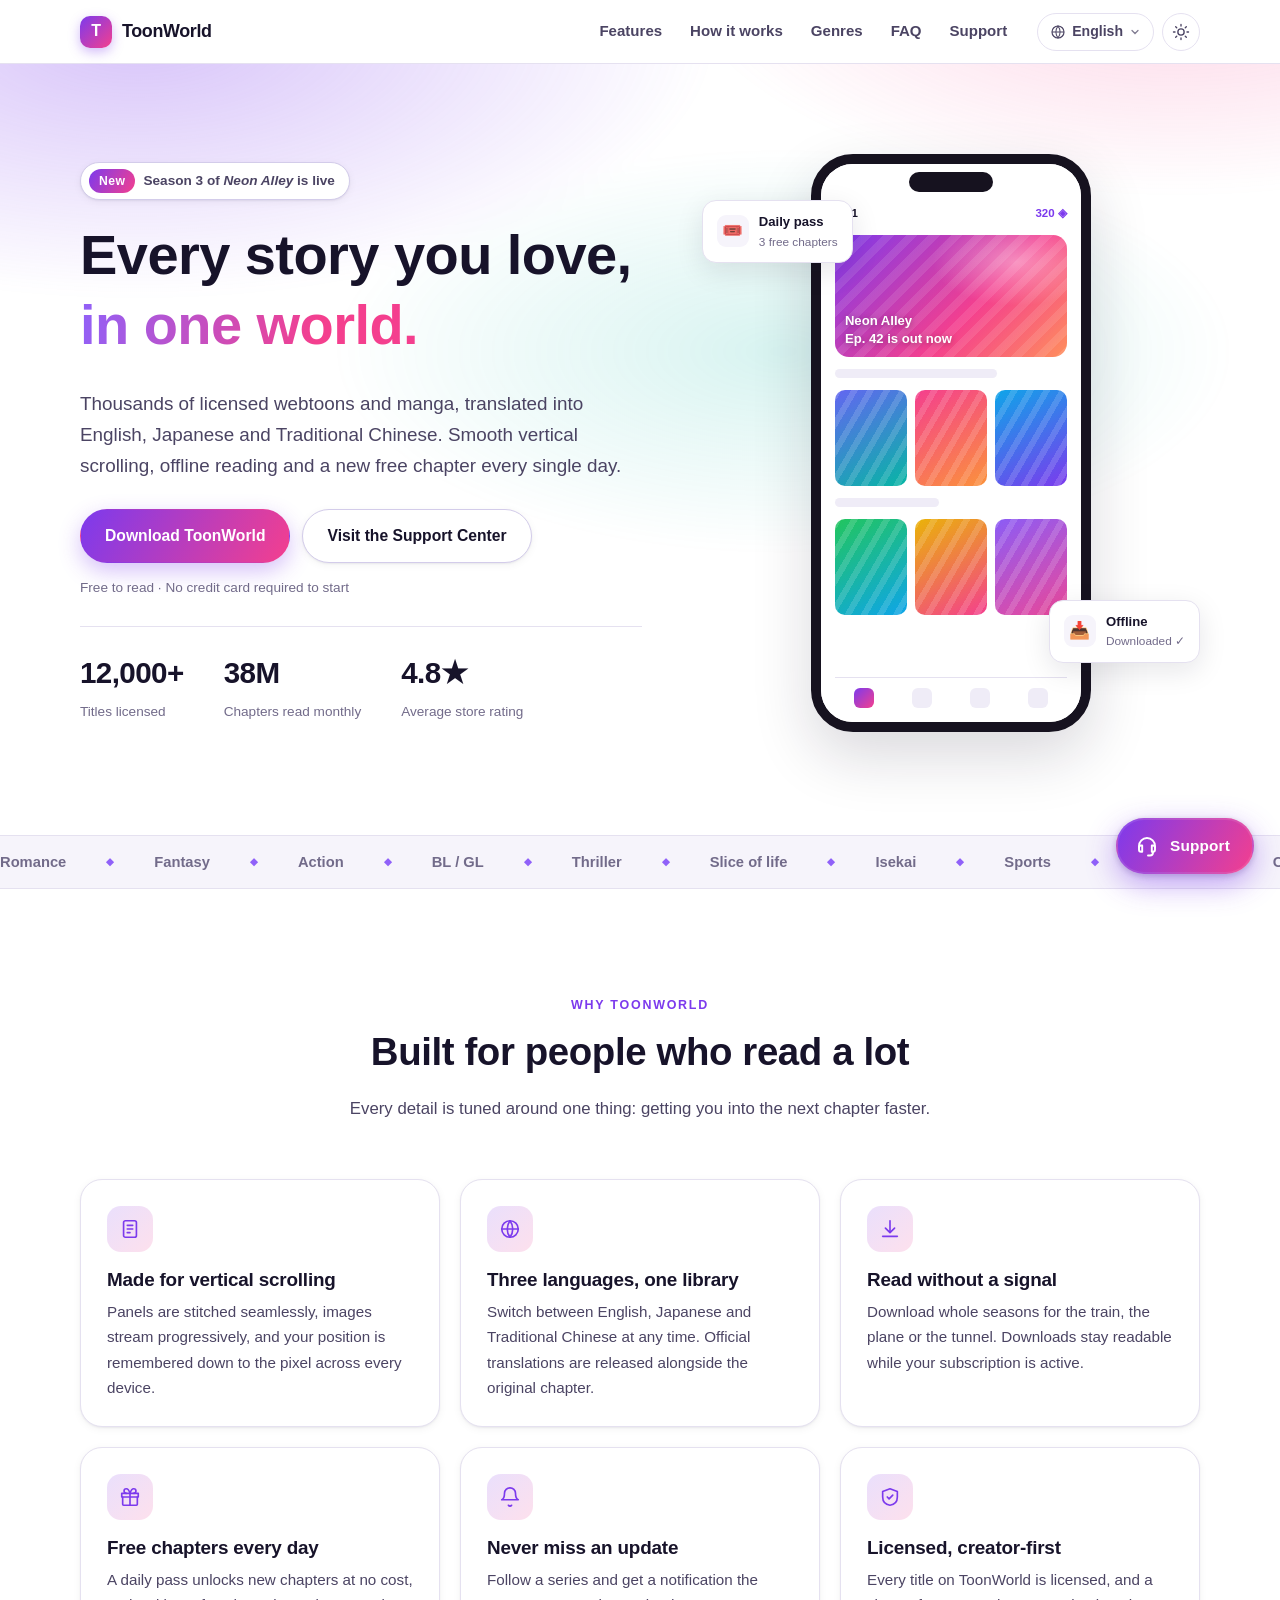
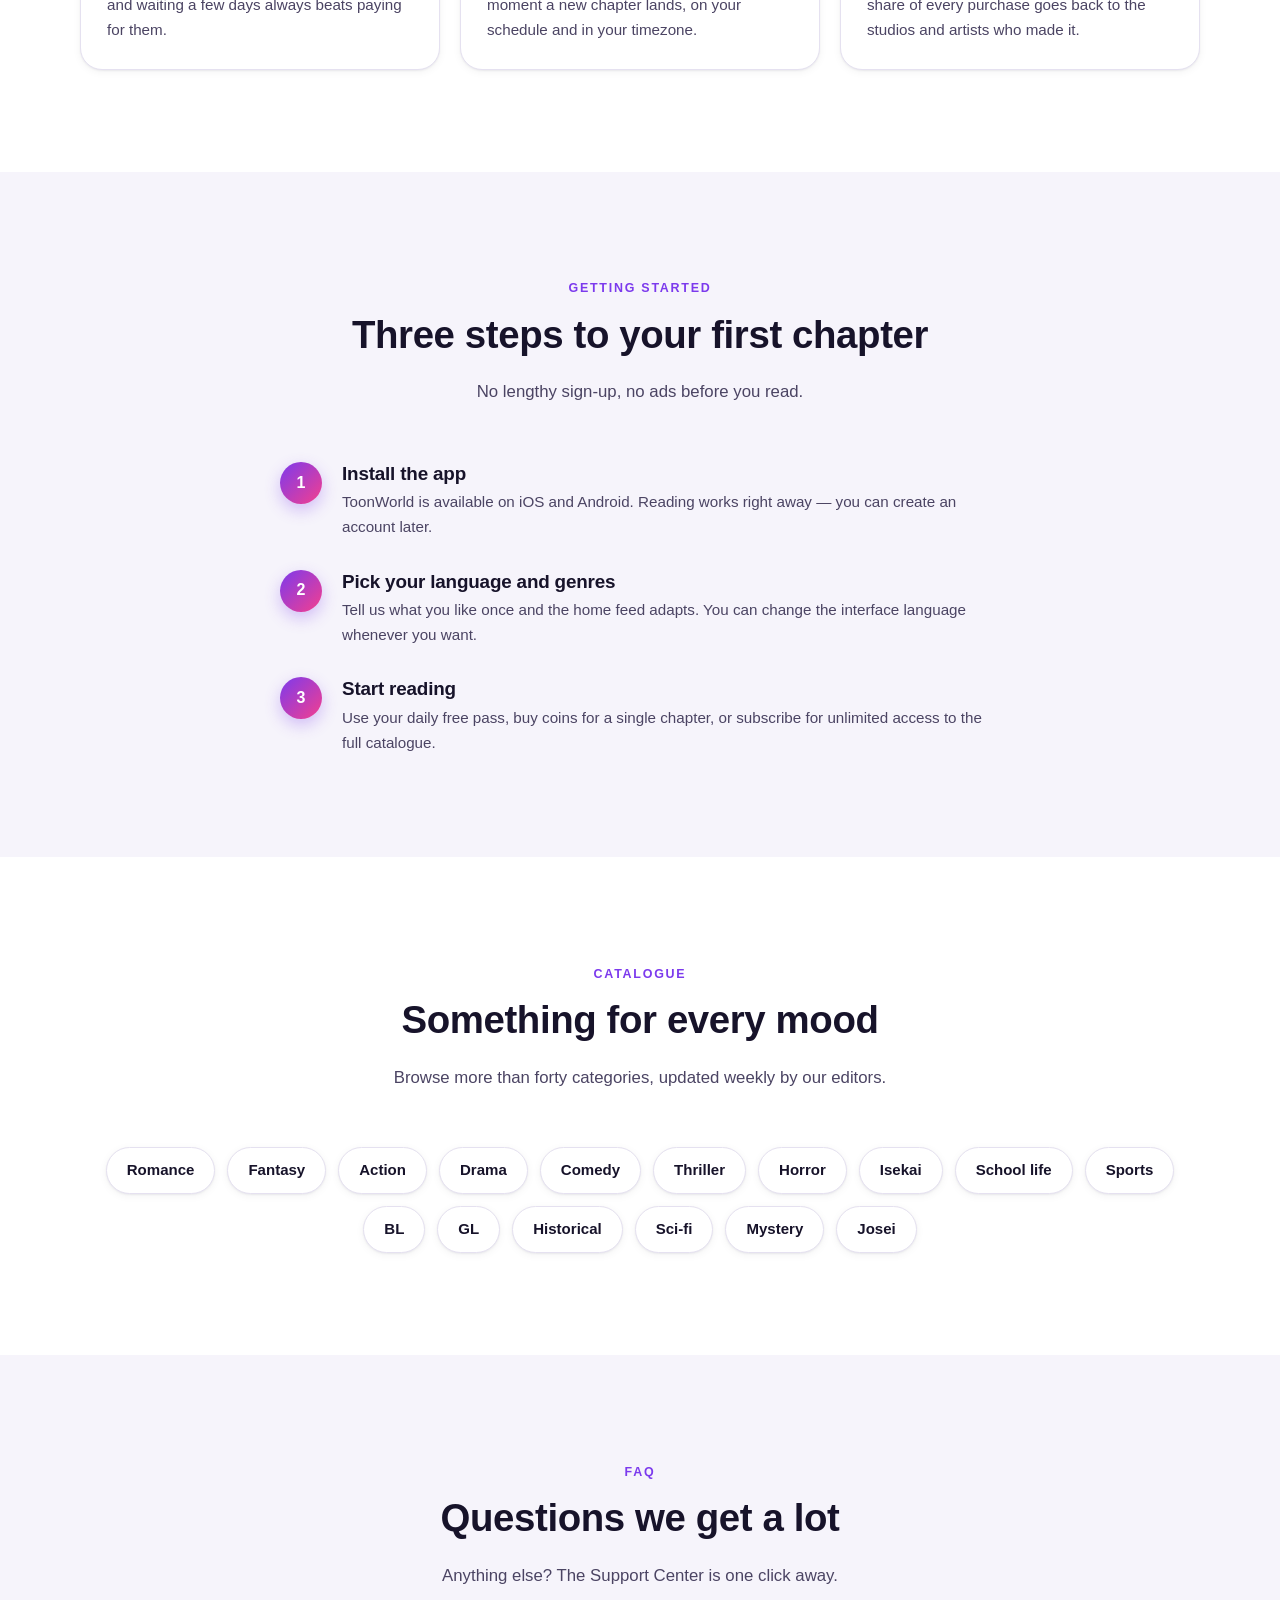
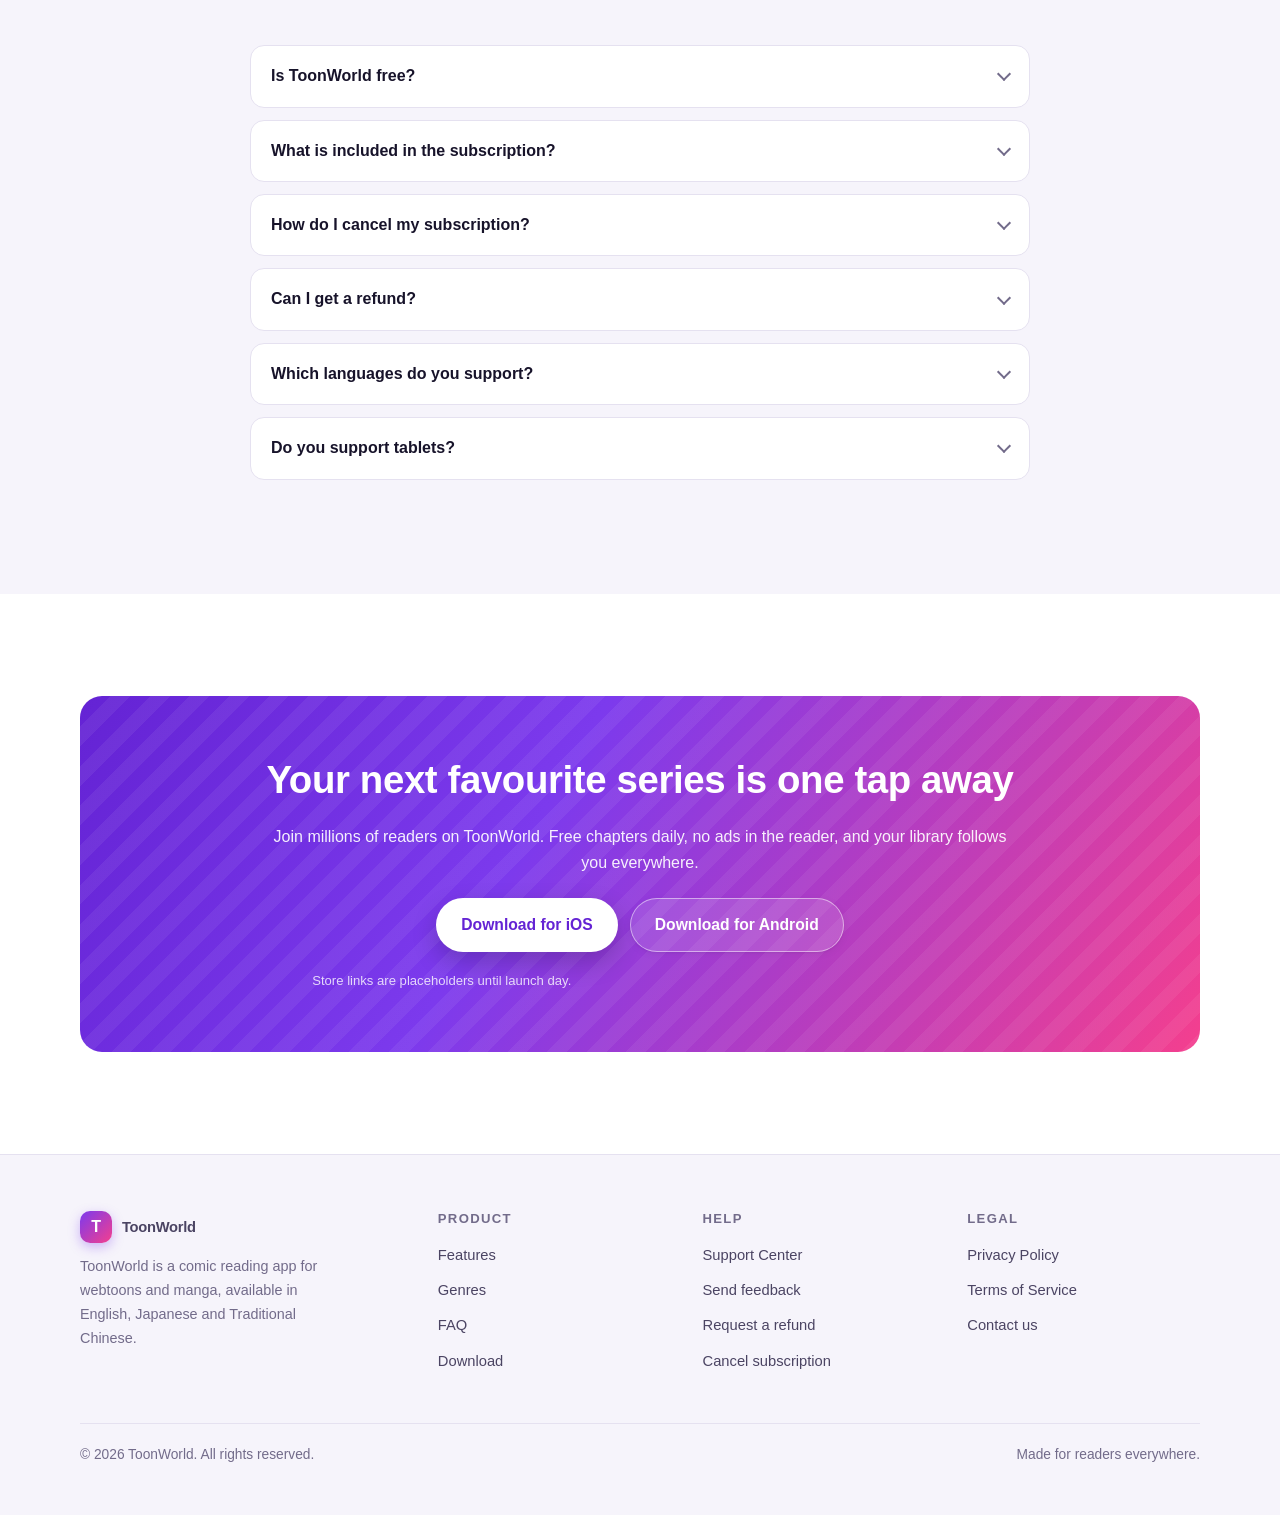
<file: index.html>
<!DOCTYPE html>
<html lang="en">
<head>
<meta charset="utf-8">
<meta name="viewport" content="width=device-width, initial-scale=1">
<title>ToonWorld — Read webtoons and manga anywhere</title>
<meta name="description" content="ToonWorld is a comic app with thousands of licensed webtoons and manga in English, Japanese and Traditional Chinese.">
<meta name="theme-color" content="#7c3aed">
<meta property="og:type" content="website">
<meta property="og:title" content="ToonWorld — Read webtoons and manga anywhere">
<meta property="og:description" content="Thousands of licensed webtoons and manga in English, Japanese and Traditional Chinese.">
<meta property="og:locale" content="en">
<link rel="icon" href="assets/img/favicon.svg" type="image/svg+xml">
<link rel="alternate" hreflang="en" href="./?lang=en">
<link rel="alternate" hreflang="ja" href="./?lang=ja">
<link rel="alternate" hreflang="zh-Hant" href="./?lang=zh-Hant">
<link rel="alternate" hreflang="x-default" href="./">
<link rel="stylesheet" href="assets/css/style.css">
<script>
  // Applied before first paint so the theme never flashes.
  (function () {
    try {
      var saved = localStorage.getItem("toonworld.theme");
      if (saved === "dark" || saved === "light") {
        document.documentElement.setAttribute("data-theme", saved);
      }
    } catch (e) {}
  })();
</script>
<script defer src="assets/js/i18n/en.js"></script>
<script defer src="assets/js/i18n/ja.js"></script>
<script defer src="assets/js/i18n/zh-Hant.js"></script>
<script defer src="assets/js/i18n.js"></script>
<script defer src="assets/js/config.js"></script>
<script defer src="assets/js/main.js"></script>
</head>
<body data-page="home">

<a class="skip-link" href="#main">Skip to content</a>

<header class="site-header">
  <nav class="nav" aria-label="Main">
    <a class="brand" href="index.html">
      <span class="brand__mark" aria-hidden="true">T</span>
      <span>ToonWorld</span>
    </a>

    <ul class="nav__links" id="nav-links" data-open="false">
      <li><a href="#features" data-i18n="nav.features">Features</a></li>
      <li><a href="#how" data-i18n="nav.how">How it works</a></li>
      <li><a href="#genres" data-i18n="nav.genres">Genres</a></li>
      <li><a href="#faq" data-i18n="nav.faq">FAQ</a></li>
      <li><a href="support.html" data-i18n="nav.support">Support</a></li>
    </ul>

    <div class="nav__tools">
      <div class="lang">
        <button type="button" class="lang__btn" aria-haspopup="true" aria-expanded="false"
                data-i18n-attr="aria-label:nav.language">
          <svg viewBox="0 0 24 24" fill="none" stroke="currentColor" stroke-width="1.8" aria-hidden="true">
            <circle cx="12" cy="12" r="9"/><path d="M3 12h18M12 3a15 15 0 0 1 0 18a15 15 0 0 1 0-18Z"/>
          </svg>
          <span class="lang__label">English</span>
          <svg class="lang__caret" viewBox="0 0 24 24" fill="none" stroke="currentColor" stroke-width="2.5"
               stroke-linecap="round" aria-hidden="true"><path d="m6 9 6 6 6-6"/></svg>
        </button>
        <ul class="lang__menu" role="menu" data-open="false" data-i18n-attr="aria-label:nav.languageMenu"></ul>
      </div>

      <button type="button" class="icon-btn theme-toggle" aria-pressed="false"
              data-i18n-attr="aria-label:nav.theme|title:nav.theme">
        <svg class="icon-sun" viewBox="0 0 24 24" fill="none" stroke="currentColor" stroke-width="1.8"
             stroke-linecap="round" aria-hidden="true">
          <circle cx="12" cy="12" r="4.2"/><path d="M12 2v2m0 16v2M4.9 4.9l1.4 1.4m11.4 11.4 1.4 1.4M2 12h2m16 0h2M4.9 19.1l1.4-1.4M17.7 6.3l1.4-1.4"/>
        </svg>
        <svg class="icon-moon" viewBox="0 0 24 24" fill="none" stroke="currentColor" stroke-width="1.8"
             stroke-linecap="round" stroke-linejoin="round" aria-hidden="true">
          <path d="M20 14.5A8.5 8.5 0 0 1 9.5 4a8.5 8.5 0 1 0 10.5 10.5Z"/>
        </svg>
      </button>

      <button type="button" class="icon-btn nav__burger" aria-expanded="false" aria-controls="nav-links"
              data-i18n-attr="aria-label:nav.menu">
        <svg viewBox="0 0 24 24" fill="none" stroke="currentColor" stroke-width="2" stroke-linecap="round" aria-hidden="true">
          <path d="M4 7h16M4 12h16M4 17h16"/>
        </svg>
      </button>
    </div>
  </nav>
</header>

<main id="main">

  <!-- ------------------------------------------------------------- hero -->
  <section class="hero">
    <div class="container hero__grid">
      <div class="hero__copy">
        <span class="hero__badge">
          <b data-i18n="hero.tag">New</b>
          <span data-i18n-html="hero.badge">Season 3 of <i>Neon Alley</i> is live</span>
        </span>
        <h1 data-i18n-html="hero.title">Every story you love, <span class="grad-text">in one world.</span></h1>
        <p class="hero__lead" data-i18n="hero.lead">
          Thousands of licensed webtoons and manga, translated into English, Japanese and Traditional Chinese.
        </p>
        <div class="hero__actions">
          <a class="btn btn--primary" href="#download" data-i18n="hero.ctaPrimary">Download ToonWorld</a>
          <a class="btn btn--ghost" href="support.html" data-i18n="hero.ctaSecondary">Visit the Support Center</a>
        </div>
        <p class="hero__note" data-i18n="hero.note">Free to read · No credit card required to start</p>
        <div class="hero__stats" id="hero-stats"></div>
      </div>

      <div class="showcase" aria-hidden="true">
        <div class="phone">
          <div class="phone__screen">
            <div class="phone__bar">
              <span data-i18n="hero.phone.time">9:41</span>
              <span data-i18n="hero.phone.coins">320 ◈</span>
            </div>
            <div class="phone__hero"><b data-i18n-html="hero.phone.banner">Neon Alley<br>Ep. 42 is out now</b></div>
            <div class="phone__line w70"></div>
            <div class="phone__row">
              <span class="phone__tile t1"></span><span class="phone__tile t2"></span><span class="phone__tile t3"></span>
            </div>
            <div class="phone__line w45"></div>
            <div class="phone__row">
              <span class="phone__tile t4"></span><span class="phone__tile t5"></span><span class="phone__tile t6"></span>
            </div>
            <div class="phone__tabs"><i></i><i></i><i></i><i></i></div>
          </div>
        </div>

        <div class="float-card float-card--a">
          <span class="float-card__ico">🎟️</span>
          <span><span data-i18n="hero.cardA.t">Daily pass</span><small data-i18n="hero.cardA.s">3 free chapters</small></span>
        </div>
        <div class="float-card float-card--b">
          <span class="float-card__ico">📥</span>
          <span><span data-i18n="hero.cardB.t">Offline</span><small data-i18n="hero.cardB.s">Downloaded ✓</small></span>
        </div>
      </div>
    </div>
  </section>

  <div class="strip" aria-hidden="true"><div class="strip__track" id="strip-track"></div></div>

  <!-- --------------------------------------------------------- features -->
  <section class="section" id="features">
    <div class="container">
      <div class="section-head">
        <span class="eyebrow" data-i18n="features.eyebrow">Why ToonWorld</span>
        <h2 data-i18n="features.title">Built for people who read a lot</h2>
        <p data-i18n="features.subtitle">Every detail is tuned around one thing: getting you into the next chapter faster.</p>
      </div>
      <div class="grid grid--3" id="feature-grid"></div>
      <noscript>
        <p style="text-align:center">This page uses JavaScript to show content in your language.
          Please enable it, or email support@toonworld.app.</p>
      </noscript>
    </div>
  </section>

  <!-- -------------------------------------------------------------- how -->
  <section class="section section--soft" id="how">
    <div class="container">
      <div class="section-head">
        <span class="eyebrow" data-i18n="how.eyebrow">Getting started</span>
        <h2 data-i18n="how.title">Three steps to your first chapter</h2>
        <p data-i18n="how.subtitle">No lengthy sign-up, no ads before you read.</p>
      </div>
      <div class="steps" id="steps" style="max-width:720px;margin-inline:auto"></div>
    </div>
  </section>

  <!-- ----------------------------------------------------------- genres -->
  <section class="section" id="genres">
    <div class="container">
      <div class="section-head">
        <span class="eyebrow" data-i18n="genres.eyebrow">Catalogue</span>
        <h2 data-i18n="genres.title">Something for every mood</h2>
        <p data-i18n="genres.subtitle">Browse more than forty categories, updated weekly by our editors.</p>
      </div>
      <div class="genres" id="genre-list"></div>
    </div>
  </section>

  <!-- -------------------------------------------------------------- faq -->
  <section class="section section--soft" id="faq">
    <div class="container">
      <div class="section-head">
        <span class="eyebrow" data-i18n="faq.eyebrow">FAQ</span>
        <h2 data-i18n="faq.title">Questions we get a lot</h2>
        <p data-i18n="faq.subtitle">Anything else? The Support Center is one click away.</p>
      </div>
      <div class="faq" id="faq-list"></div>
    </div>
  </section>

  <!-- --------------------------------------------------------- download -->
  <section class="section" id="download">
    <div class="container">
      <div class="cta reveal">
        <h2 data-i18n="cta.title">Your next favourite series is one tap away</h2>
        <p data-i18n="cta.body">Join millions of readers on ToonWorld.</p>
        <div class="cta__actions">
          <a class="btn btn--primary" href="#" data-store="ios" data-i18n="cta.ios">Download for iOS</a>
          <a class="btn btn--ghost" href="#" data-store="android" data-i18n="cta.android">Download for Android</a>
        </div>
        <p style="margin:18px 0 0;font-size:.82rem;opacity:.8;position:relative;z-index:1" data-i18n="cta.note">
          Store links are placeholders until launch day.
        </p>
      </div>
    </div>
  </section>
</main>

<footer class="site-footer footer">
  <div class="container">
    <div class="footer__grid">
      <div class="footer__about">
        <a class="brand" href="index.html">
          <span class="brand__mark" aria-hidden="true">T</span><span>ToonWorld</span>
        </a>
        <p data-i18n="footer.about">ToonWorld is a comic reading app for webtoons and manga.</p>
      </div>
      <div>
        <h4 data-i18n="footer.product">Product</h4>
        <ul>
          <li><a href="#features" data-i18n="footer.links.features">Features</a></li>
          <li><a href="#genres" data-i18n="footer.links.genres">Genres</a></li>
          <li><a href="#faq" data-i18n="footer.links.faq">FAQ</a></li>
          <li><a href="#download" data-i18n="footer.links.download">Download</a></li>
        </ul>
      </div>
      <div>
        <h4 data-i18n="footer.help">Help</h4>
        <ul>
          <li><a href="support.html" data-i18n="footer.links.support">Support Center</a></li>
          <li><a href="support.html#suggestion" data-i18n="footer.links.suggestion">Send feedback</a></li>
          <li><a href="support.html#refund" data-i18n="footer.links.refund">Request a refund</a></li>
          <li><a href="support.html#cancel" data-i18n="footer.links.cancel">Cancel subscription</a></li>
        </ul>
      </div>
      <div>
        <h4 data-i18n="footer.legal">Legal</h4>
        <ul>
          <li><a href="privacy.html" data-i18n="footer.links.privacy">Privacy Policy</a></li>
          <li><a href="terms.html" data-i18n="footer.links.terms">Terms of Service</a></li>
          <li><a href="support.html#contact" data-i18n="footer.links.contact">Contact us</a></li>
        </ul>
      </div>
    </div>
    <div class="footer__bottom">
      <span data-i18n="footer.rights">© 2026 ToonWorld. All rights reserved.</span>
      <span data-i18n="footer.madeWith">Made for readers everywhere.</span>
    </div>
  </div>
</footer>

<!-- Floating Support Center entry, on every page except the Support Center itself. -->
<a class="fab" href="support.html" data-i18n-attr="title:fab.title|aria-label:fab.title">
  <span class="fab__ico" aria-hidden="true">
    <svg viewBox="0 0 24 24" fill="none" stroke="currentColor" stroke-width="1.9"
         stroke-linecap="round" stroke-linejoin="round">
      <path d="M4 13.5v-1.5a8 8 0 0 1 16 0v1.5"/>
      <path d="M4 13.5a2 2 0 0 1 2-2h1.2v6.2H6a2 2 0 0 1-2-2Z"/>
      <path d="M20 13.5a2 2 0 0 0-2-2h-1.2v6.2H18a2 2 0 0 0 2-2Z"/>
      <path d="M18 17.7v.8a3 3 0 0 1-3 3h-2"/>
    </svg>
  </span>
  <span class="fab__label" data-i18n="fab.label">Support</span>
</a>

</body>
</html>
</file>
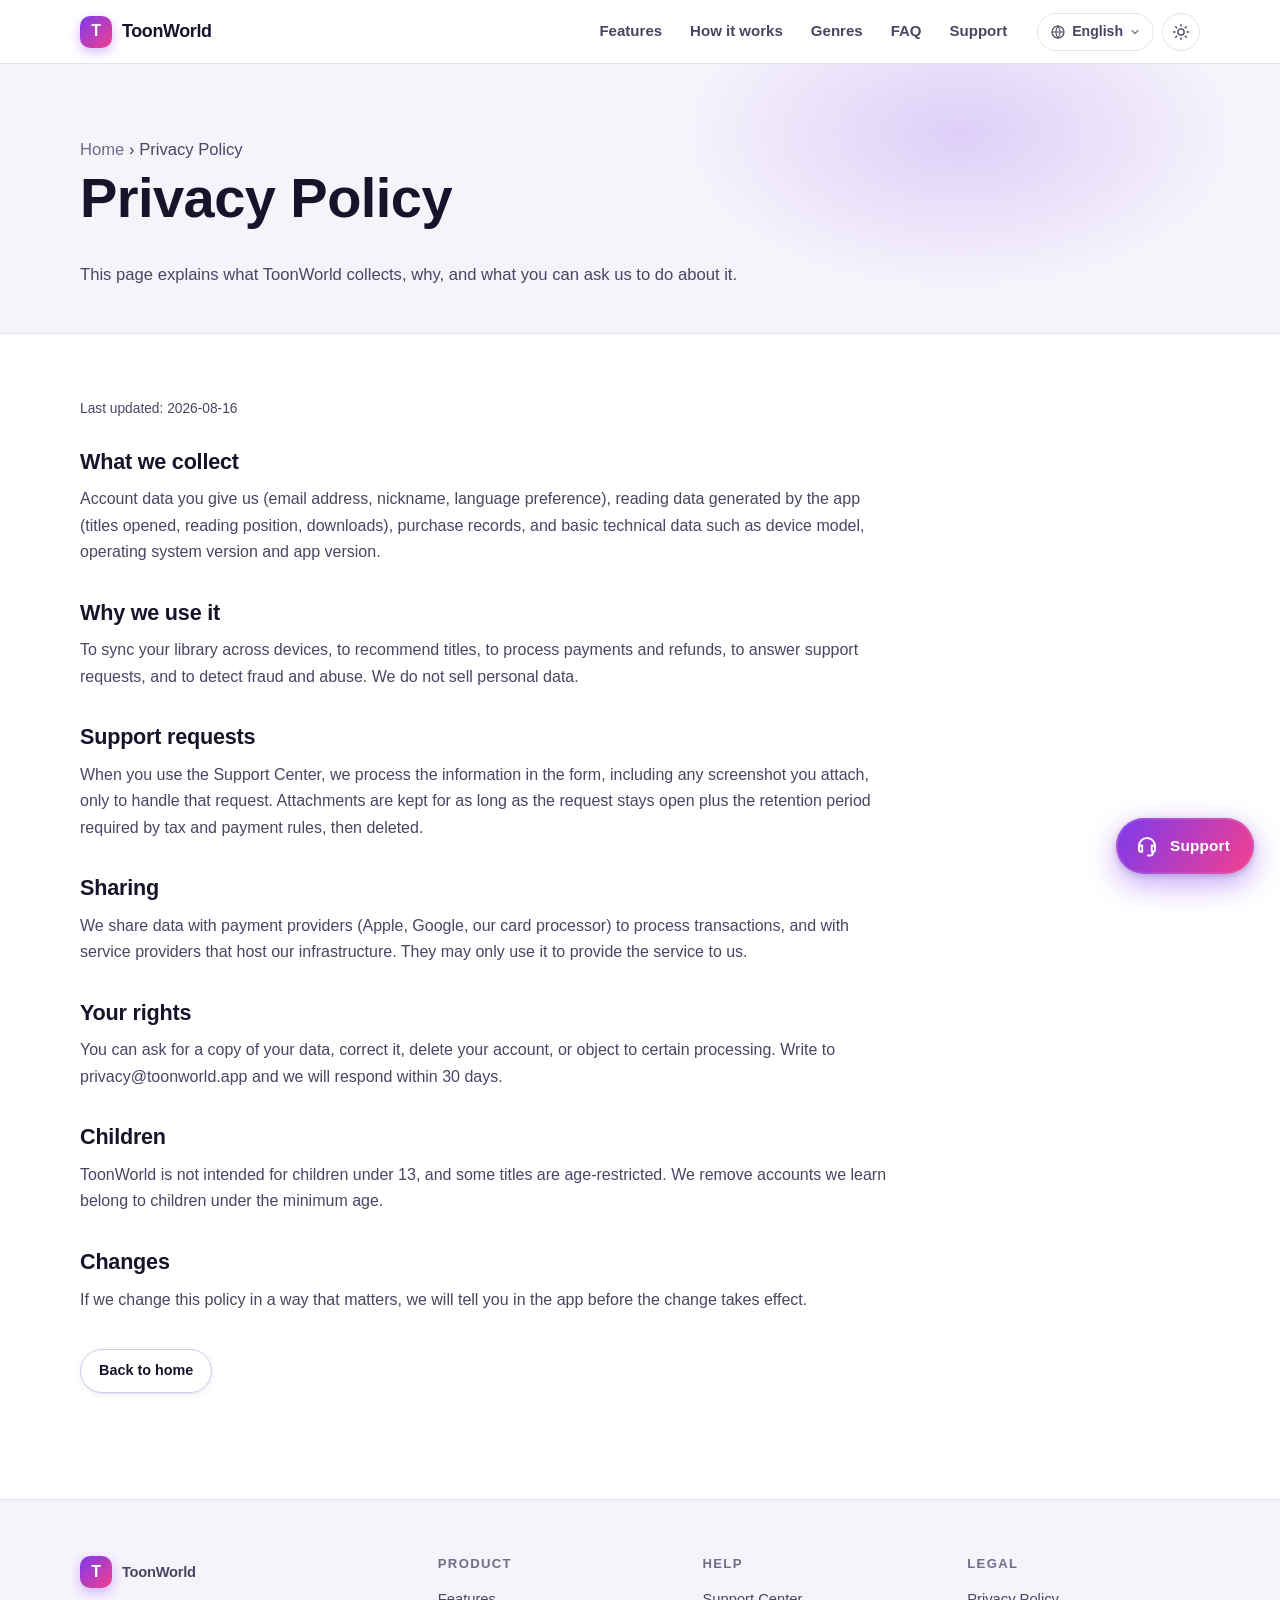
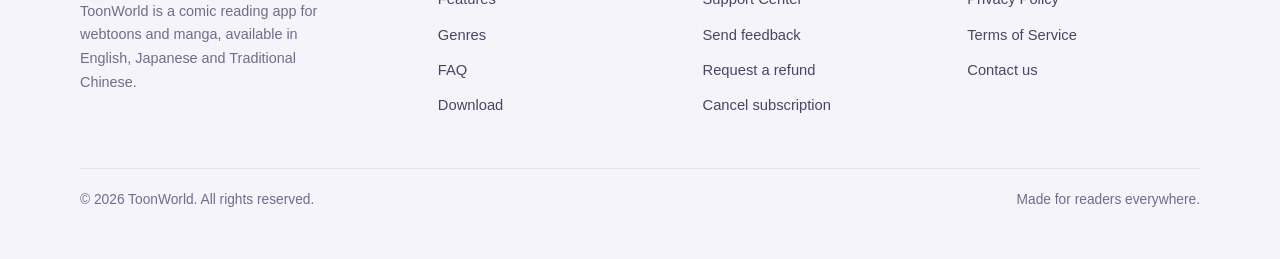
<file: privacy.html>
<!DOCTYPE html>
<html lang="en">
<head>
<meta charset="utf-8">
<meta name="viewport" content="width=device-width, initial-scale=1">
<title>Privacy Policy — ToonWorld</title>
<meta name="description" content="How ToonWorld collects, uses and protects your personal data.">
<meta name="theme-color" content="#7c3aed">
<meta property="og:type" content="website">
<meta property="og:title" content="Privacy Policy — ToonWorld">
<meta property="og:description" content="How ToonWorld collects, uses and protects your personal data.">
<meta property="og:locale" content="en">
<link rel="icon" href="assets/img/favicon.svg" type="image/svg+xml">
<link rel="stylesheet" href="assets/css/style.css">
<script>
  (function () {
    try {
      var saved = localStorage.getItem("toonworld.theme");
      if (saved === "dark" || saved === "light") {
        document.documentElement.setAttribute("data-theme", saved);
      }
    } catch (e) {}
  })();
</script>
<script defer src="assets/js/i18n/en.js"></script>
<script defer src="assets/js/i18n/ja.js"></script>
<script defer src="assets/js/i18n/zh-Hant.js"></script>
<script defer src="assets/js/i18n.js"></script>
<script defer src="assets/js/config.js"></script>
<script defer src="assets/js/main.js"></script>
</head>
<body data-page="privacy">

<a class="skip-link" href="#main">Skip to content</a>

<header class="site-header">
  <nav class="nav" aria-label="Main">
    <a class="brand" href="index.html">
      <span class="brand__mark" aria-hidden="true">T</span>
      <span>ToonWorld</span>
    </a>

    <ul class="nav__links" id="nav-links" data-open="false">
      <li><a href="index.html#features" data-i18n="nav.features">Features</a></li>
      <li><a href="index.html#how" data-i18n="nav.how">How it works</a></li>
      <li><a href="index.html#genres" data-i18n="nav.genres">Genres</a></li>
      <li><a href="index.html#faq" data-i18n="nav.faq">FAQ</a></li>
      <li><a href="support.html" data-i18n="nav.support">Support</a></li>
    </ul>

    <div class="nav__tools">
      <div class="lang">
        <button type="button" class="lang__btn" aria-haspopup="true" aria-expanded="false"
                data-i18n-attr="aria-label:nav.language">
          <svg viewBox="0 0 24 24" fill="none" stroke="currentColor" stroke-width="1.8" aria-hidden="true">
            <circle cx="12" cy="12" r="9"/><path d="M3 12h18M12 3a15 15 0 0 1 0 18a15 15 0 0 1 0-18Z"/>
          </svg>
          <span class="lang__label">English</span>
          <svg class="lang__caret" viewBox="0 0 24 24" fill="none" stroke="currentColor" stroke-width="2.5"
               stroke-linecap="round" aria-hidden="true"><path d="m6 9 6 6 6-6"/></svg>
        </button>
        <ul class="lang__menu" role="menu" data-open="false" data-i18n-attr="aria-label:nav.languageMenu"></ul>
      </div>

      <button type="button" class="icon-btn theme-toggle" aria-pressed="false"
              data-i18n-attr="aria-label:nav.theme|title:nav.theme">
        <svg class="icon-sun" viewBox="0 0 24 24" fill="none" stroke="currentColor" stroke-width="1.8"
             stroke-linecap="round" aria-hidden="true">
          <circle cx="12" cy="12" r="4.2"/><path d="M12 2v2m0 16v2M4.9 4.9l1.4 1.4m11.4 11.4 1.4 1.4M2 12h2m16 0h2M4.9 19.1l1.4-1.4M17.7 6.3l1.4-1.4"/>
        </svg>
        <svg class="icon-moon" viewBox="0 0 24 24" fill="none" stroke="currentColor" stroke-width="1.8"
             stroke-linecap="round" stroke-linejoin="round" aria-hidden="true">
          <path d="M20 14.5A8.5 8.5 0 0 1 9.5 4a8.5 8.5 0 1 0 10.5 10.5Z"/>
        </svg>
      </button>

      <button type="button" class="icon-btn nav__burger" aria-expanded="false" aria-controls="nav-links"
              data-i18n-attr="aria-label:nav.menu">
        <svg viewBox="0 0 24 24" fill="none" stroke="currentColor" stroke-width="2" stroke-linecap="round" aria-hidden="true">
          <path d="M4 7h16M4 12h16M4 17h16"/>
        </svg>
      </button>
    </div>
  </nav>
</header>

<main id="main">
<section class="page-head">
  <div class="container">
    <div class="page-head__inner">
      <p class="crumbs">
        <a href="index.html" data-i18n="support.crumbHome">Home</a> ›
        <span data-i18n="legal.privacy.title">Privacy Policy</span>
      </p>
      <h1 data-i18n="legal.privacy.title">Privacy Policy</h1>
      <p data-i18n="legal.privacy.lead"></p>
    </div>
  </div>
</section>

<section class="legal">
  <div class="container">
    <div class="legal__body">
      <p class="legal__updated" data-i18n="legal.updated">Last updated</p>
      <div id="legal-body" data-legal="privacy"></div>
      <p style="margin-top:36px">
        <a class="btn btn--ghost btn--sm" href="index.html" data-i18n="legal.backHome">Back to home</a>
      </p>
    </div>
  </div>
</section>
</main>

<footer class="site-footer footer">
  <div class="container">
    <div class="footer__grid">
      <div class="footer__about">
        <a class="brand" href="index.html">
          <span class="brand__mark" aria-hidden="true">T</span><span>ToonWorld</span>
        </a>
        <p data-i18n="footer.about">ToonWorld is a comic reading app for webtoons and manga.</p>
      </div>
      <div>
        <h4 data-i18n="footer.product">Product</h4>
        <ul>
          <li><a href="index.html#features" data-i18n="footer.links.features">Features</a></li>
          <li><a href="index.html#genres" data-i18n="footer.links.genres">Genres</a></li>
          <li><a href="index.html#faq" data-i18n="footer.links.faq">FAQ</a></li>
          <li><a href="index.html#download" data-i18n="footer.links.download">Download</a></li>
        </ul>
      </div>
      <div>
        <h4 data-i18n="footer.help">Help</h4>
        <ul>
          <li><a href="support.html" data-i18n="footer.links.support">Support Center</a></li>
          <li><a href="support.html#suggestion" data-i18n="footer.links.suggestion">Send feedback</a></li>
          <li><a href="support.html#refund" data-i18n="footer.links.refund">Request a refund</a></li>
          <li><a href="support.html#cancel" data-i18n="footer.links.cancel">Cancel subscription</a></li>
        </ul>
      </div>
      <div>
        <h4 data-i18n="footer.legal">Legal</h4>
        <ul>
          <li><a href="privacy.html" data-i18n="footer.links.privacy">Privacy Policy</a></li>
          <li><a href="terms.html" data-i18n="footer.links.terms">Terms of Service</a></li>
          <li><a href="support.html#contact" data-i18n="footer.links.contact">Contact us</a></li>
        </ul>
      </div>
    </div>
    <div class="footer__bottom">
      <span data-i18n="footer.rights">© 2026 ToonWorld. All rights reserved.</span>
      <span data-i18n="footer.madeWith">Made for readers everywhere.</span>
    </div>
  </div>
</footer>

<!-- Floating Support Center entry, on every page except the Support Center itself. -->
<a class="fab" href="support.html" data-i18n-attr="title:fab.title|aria-label:fab.title">
  <span class="fab__ico" aria-hidden="true">
    <svg viewBox="0 0 24 24" fill="none" stroke="currentColor" stroke-width="1.9"
         stroke-linecap="round" stroke-linejoin="round">
      <path d="M4 13.5v-1.5a8 8 0 0 1 16 0v1.5"/>
      <path d="M4 13.5a2 2 0 0 1 2-2h1.2v6.2H6a2 2 0 0 1-2-2Z"/>
      <path d="M20 13.5a2 2 0 0 0-2-2h-1.2v6.2H18a2 2 0 0 0 2-2Z"/>
      <path d="M18 17.7v.8a3 3 0 0 1-3 3h-2"/>
    </svg>
  </span>
  <span class="fab__label" data-i18n="fab.label">Support</span>
</a>

</body>
</html>
</file>
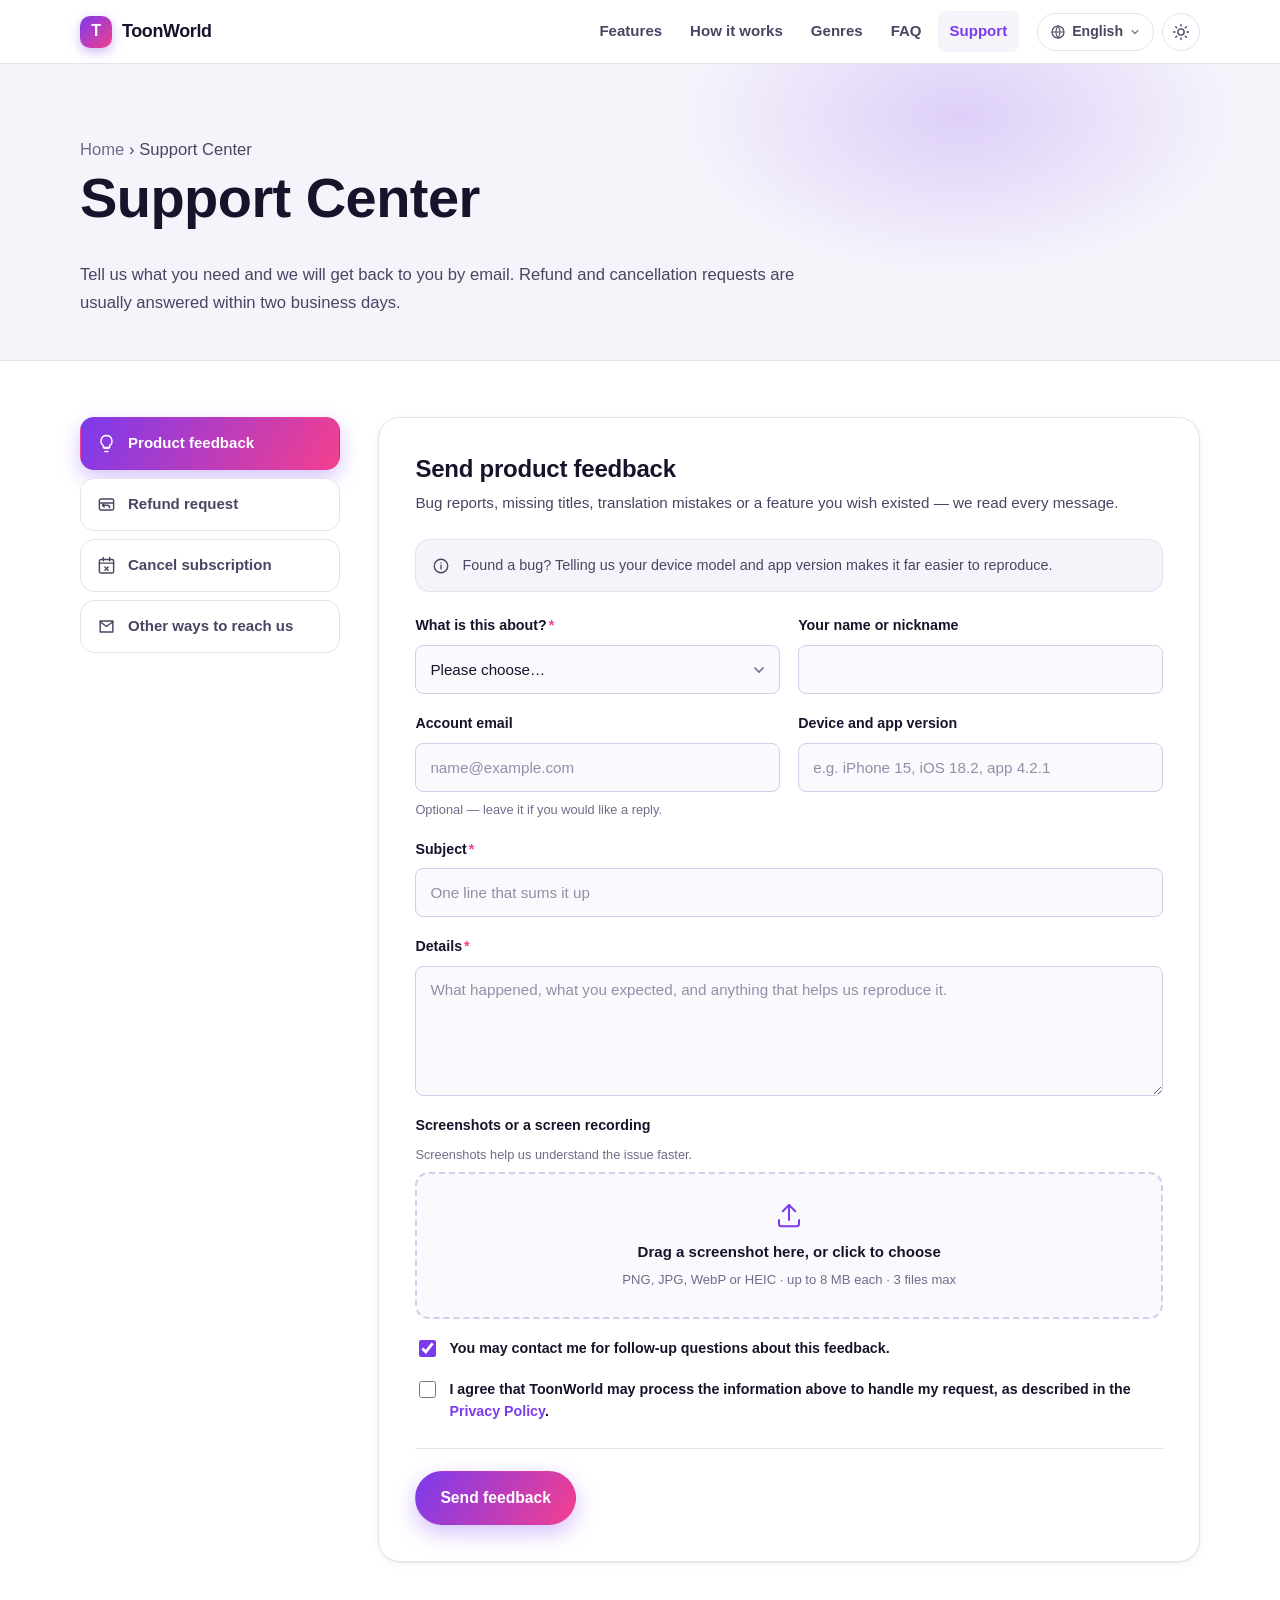
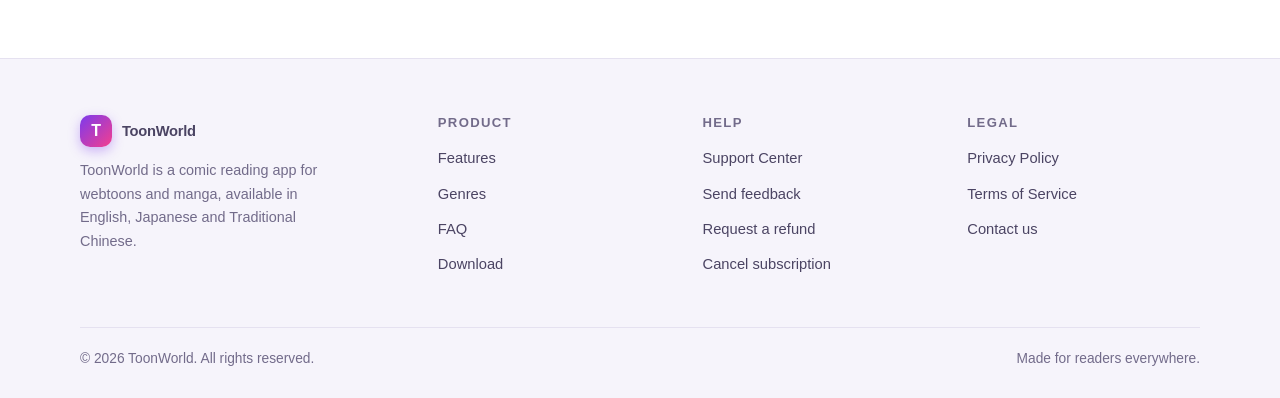
<file: support.html>
<!DOCTYPE html>
<html lang="en">
<head>
<meta charset="utf-8">
<meta name="viewport" content="width=device-width, initial-scale=1">
<title>Support Center — ToonWorld</title>
<meta name="description" content="Send product feedback, request a refund or cancel your ToonWorld subscription.">
<meta name="theme-color" content="#7c3aed">
<meta name="robots" content="index, follow">
<meta property="og:type" content="website">
<meta property="og:title" content="Support Center — ToonWorld">
<meta property="og:description" content="Send product feedback, request a refund or cancel your ToonWorld subscription.">
<meta property="og:locale" content="en">
<link rel="icon" href="assets/img/favicon.svg" type="image/svg+xml">
<link rel="alternate" hreflang="en" href="support.html?lang=en">
<link rel="alternate" hreflang="ja" href="support.html?lang=ja">
<link rel="alternate" hreflang="zh-Hant" href="support.html?lang=zh-Hant">
<link rel="alternate" hreflang="x-default" href="support.html">
<link rel="stylesheet" href="assets/css/style.css">
<script>
  (function () {
    try {
      var saved = localStorage.getItem("toonworld.theme");
      if (saved === "dark" || saved === "light") {
        document.documentElement.setAttribute("data-theme", saved);
      }
    } catch (e) {}
  })();
</script>
<script defer src="assets/js/i18n/en.js"></script>
<script defer src="assets/js/i18n/ja.js"></script>
<script defer src="assets/js/i18n/zh-Hant.js"></script>
<script defer src="assets/js/i18n.js"></script>
<script defer src="assets/js/config.js"></script>
<script defer src="assets/js/main.js"></script>
<script defer src="assets/js/support.js"></script>
</head>
<body data-page="support">

<a class="skip-link" href="#main">Skip to content</a>

<header class="site-header">
  <nav class="nav" aria-label="Main">
    <a class="brand" href="index.html">
      <span class="brand__mark" aria-hidden="true">T</span>
      <span>ToonWorld</span>
    </a>

    <ul class="nav__links" id="nav-links" data-open="false">
      <li><a href="index.html#features" data-i18n="nav.features">Features</a></li>
      <li><a href="index.html#how" data-i18n="nav.how">How it works</a></li>
      <li><a href="index.html#genres" data-i18n="nav.genres">Genres</a></li>
      <li><a href="index.html#faq" data-i18n="nav.faq">FAQ</a></li>
      <li><a href="support.html" aria-current="page" data-i18n="nav.support">Support</a></li>
    </ul>

    <div class="nav__tools">
      <div class="lang">
        <button type="button" class="lang__btn" aria-haspopup="true" aria-expanded="false"
                data-i18n-attr="aria-label:nav.language">
          <svg viewBox="0 0 24 24" fill="none" stroke="currentColor" stroke-width="1.8" aria-hidden="true">
            <circle cx="12" cy="12" r="9"/><path d="M3 12h18M12 3a15 15 0 0 1 0 18a15 15 0 0 1 0-18Z"/>
          </svg>
          <span class="lang__label">English</span>
          <svg class="lang__caret" viewBox="0 0 24 24" fill="none" stroke="currentColor" stroke-width="2.5"
               stroke-linecap="round" aria-hidden="true"><path d="m6 9 6 6 6-6"/></svg>
        </button>
        <ul class="lang__menu" role="menu" data-open="false" data-i18n-attr="aria-label:nav.languageMenu"></ul>
      </div>

      <button type="button" class="icon-btn theme-toggle" aria-pressed="false"
              data-i18n-attr="aria-label:nav.theme|title:nav.theme">
        <svg class="icon-sun" viewBox="0 0 24 24" fill="none" stroke="currentColor" stroke-width="1.8"
             stroke-linecap="round" aria-hidden="true">
          <circle cx="12" cy="12" r="4.2"/><path d="M12 2v2m0 16v2M4.9 4.9l1.4 1.4m11.4 11.4 1.4 1.4M2 12h2m16 0h2M4.9 19.1l1.4-1.4M17.7 6.3l1.4-1.4"/>
        </svg>
        <svg class="icon-moon" viewBox="0 0 24 24" fill="none" stroke="currentColor" stroke-width="1.8"
             stroke-linecap="round" stroke-linejoin="round" aria-hidden="true">
          <path d="M20 14.5A8.5 8.5 0 0 1 9.5 4a8.5 8.5 0 1 0 10.5 10.5Z"/>
        </svg>
      </button>

      <button type="button" class="icon-btn nav__burger" aria-expanded="false" aria-controls="nav-links"
              data-i18n-attr="aria-label:nav.menu">
        <svg viewBox="0 0 24 24" fill="none" stroke="currentColor" stroke-width="2" stroke-linecap="round" aria-hidden="true">
          <path d="M4 7h16M4 12h16M4 17h16"/>
        </svg>
      </button>
    </div>
  </nav>
</header>

<main id="main">

<section class="page-head">
  <div class="container">
    <div class="page-head__inner">
      <p class="crumbs">
        <a href="index.html" data-i18n="support.crumbHome">Home</a> ›
        <span data-i18n="support.crumbHere">Support Center</span>
      </p>
      <h1 data-i18n="support.title">Support Center</h1>
      <p data-i18n="support.lead">Tell us what you need and we will get back to you by email.</p>
    </div>
  </div>
</section>

<div class="container">
  <div class="support-layout">

    <!-- ------------------------------------------------------------ tabs -->
    <div class="tabs" role="tablist" aria-orientation="vertical" data-i18n-attr="aria-label:support.title">
      <button type="button" class="tab" role="tab" id="tab-suggestion" data-tab="suggestion"
              aria-controls="panel-suggestion" aria-selected="true">
        <svg viewBox="0 0 24 24" fill="none" stroke="currentColor" stroke-width="1.8" stroke-linecap="round" stroke-linejoin="round" aria-hidden="true">
          <path d="M9 18h6M10 22h4M12 2a7 7 0 0 0-4 12.7V17h8v-2.3A7 7 0 0 0 12 2Z"/>
        </svg>
        <span data-i18n="support.tabs.suggestion">Product feedback</span>
      </button>
      <button type="button" class="tab" role="tab" id="tab-refund" data-tab="refund"
              aria-controls="panel-refund" aria-selected="false" tabindex="-1">
        <svg viewBox="0 0 24 24" fill="none" stroke="currentColor" stroke-width="1.8" stroke-linecap="round" stroke-linejoin="round" aria-hidden="true">
          <path d="M3 10h18M3 7a2 2 0 0 1 2-2h14a2 2 0 0 1 2 2v10a2 2 0 0 1-2 2H5a2 2 0 0 1-2-2Z"/><path d="m9 15-2-2 2-2"/><path d="M7 13h6a3 3 0 0 1 3 3"/>
        </svg>
        <span data-i18n="support.tabs.refund">Refund request</span>
      </button>
      <button type="button" class="tab" role="tab" id="tab-cancel" data-tab="cancel"
              aria-controls="panel-cancel" aria-selected="false" tabindex="-1">
        <svg viewBox="0 0 24 24" fill="none" stroke="currentColor" stroke-width="1.8" stroke-linecap="round" stroke-linejoin="round" aria-hidden="true">
          <path d="M8 2v4M16 2v4M3 9h18"/><rect x="3" y="4.5" width="18" height="17" rx="2"/><path d="m10 14 4 4m0-4-4 4"/>
        </svg>
        <span data-i18n="support.tabs.cancel">Cancel subscription</span>
      </button>
      <button type="button" class="tab" role="tab" id="tab-contact" data-tab="contact"
              aria-controls="panel-contact" aria-selected="false" tabindex="-1">
        <svg viewBox="0 0 24 24" fill="none" stroke="currentColor" stroke-width="1.8" stroke-linecap="round" stroke-linejoin="round" aria-hidden="true">
          <path d="M4 5h16v14H4z"/><path d="m4 6 8 6 8-6"/>
        </svg>
        <span data-i18n="support.tabs.contact">Other ways to reach us</span>
      </button>
    </div>

    <div>

      <!-- ================================================== suggestions -->
      <section class="panel" id="panel-suggestion" data-panel="suggestion" role="tabpanel" aria-labelledby="tab-suggestion">
        <div class="panel__head">
          <h2 data-i18n="support.suggestion.title">Send product feedback</h2>
          <p data-i18n="support.suggestion.lead">Bug reports, missing titles, translation mistakes or a feature you wish existed.</p>
        </div>

        <div class="notice notice--info">
          <svg viewBox="0 0 24 24" fill="none" stroke="currentColor" stroke-width="1.8" stroke-linecap="round" aria-hidden="true">
            <circle cx="12" cy="12" r="9"/><path d="M12 11v5M12 8h.01"/>
          </svg>
          <span data-i18n="support.suggestion.notice">Found a bug? Telling us your device model and app version helps.</span>
        </div>

        <form id="form-suggestion" data-kind="suggestion" novalidate>
          <div class="form-grid">

            <div class="field">
              <label for="s-type"><span data-i18n="support.suggestion.typeLabel">What is this about?</span><span class="req" aria-hidden="true">*</span></label>
              <select class="select" id="s-type" name="type" data-validate="required">
                <option value="" data-i18n="support.common.selectPlaceholder">Please choose…</option>
                <option value="feature" data-i18n="support.suggestion.types.feature">Feature idea</option>
                <option value="content" data-i18n="support.suggestion.types.content">Title request or licensing</option>
                <option value="translation" data-i18n="support.suggestion.types.translation">Translation issue</option>
                <option value="bug" data-i18n="support.suggestion.types.bug">Bug or crash</option>
                <option value="ui" data-i18n="support.suggestion.types.ui">Design and usability</option>
                <option value="other" data-i18n="support.suggestion.types.other">Something else</option>
              </select>
              <span class="error-msg" role="alert"></span>
            </div>

            <div class="field">
              <label for="s-name"><span data-i18n="support.suggestion.nameLabel">Your name or nickname</span></label>
              <input class="input" type="text" id="s-name" name="name" autocomplete="nickname" maxlength="80">
            </div>

            <div class="field">
              <label for="s-email"><span data-i18n="support.common.emailLabel">Account email</span></label>
              <input class="input" type="email" id="s-email" name="email" autocomplete="email"
                     placeholder="name@example.com" data-validate="email" aria-describedby="s-email-hint">
              <span class="hint" id="s-email-hint" data-i18n="support.suggestion.emailHint">Optional — leave it if you would like a reply.</span>
              <span class="error-msg" role="alert"></span>
            </div>

            <div class="field">
              <label for="s-device"><span data-i18n="support.suggestion.deviceLabel">Device and app version</span></label>
              <input class="input" type="text" id="s-device" name="device" maxlength="120"
                     data-i18n-attr="placeholder:support.suggestion.devicePlaceholder">
            </div>

            <div class="field field--full">
              <label for="s-subject"><span data-i18n="support.suggestion.subjectLabel">Subject</span><span class="req" aria-hidden="true">*</span></label>
              <input class="input" type="text" id="s-subject" name="subject" maxlength="120"
                     data-validate="required" data-i18n-attr="placeholder:support.suggestion.subjectPlaceholder">
              <span class="error-msg" role="alert"></span>
            </div>

            <div class="field field--full">
              <label for="s-details"><span data-i18n="support.common.detailsLabel">Details</span><span class="req" aria-hidden="true">*</span></label>
              <textarea class="textarea" id="s-details" name="details" maxlength="4000" data-validate="required"
                        data-minlen="15" data-i18n-attr="placeholder:support.suggestion.detailsPlaceholder"></textarea>
              <span class="error-msg" role="alert"></span>
            </div>

            <div class="field field--full">
              <label for="s-files"><span data-i18n="support.suggestion.attachLabel">Screenshots or a screen recording</span></label>
              <span class="hint" data-i18n="support.upload.optionalHint">Screenshots help us understand the issue faster.</span>
              <div class="dropzone" role="button" tabindex="0" aria-describedby="s-files-formats">
                <svg viewBox="0 0 24 24" fill="none" stroke="currentColor" stroke-width="1.6" stroke-linecap="round" stroke-linejoin="round" aria-hidden="true">
                  <path d="M12 16V4"/><path d="m7 9 5-5 5 5"/><path d="M4 16v3a2 2 0 0 0 2 2h12a2 2 0 0 0 2-2v-3"/>
                </svg>
                <div class="dropzone__title" data-i18n="support.upload.cta">Drag a screenshot here, or click to choose</div>
                <div class="dropzone__hint" id="s-files-formats" data-i18n="support.upload.formats">PNG, JPG, WebP or HEIC</div>
                <input type="file" id="s-files" accept="image/*" multiple>
              </div>
              <div class="thumbs"></div>
              <span class="error-msg" role="alert"></span>
            </div>

            <div class="field field--full">
              <label class="checkline">
                <input type="checkbox" name="contactOk" value="yes" checked>
                <span data-i18n="support.suggestion.contactOk">You may contact me for follow-up questions.</span>
              </label>
            </div>

            <div class="field field--full">
              <label class="checkline">
                <input type="checkbox" name="consent" value="yes" data-validate-check="consent" data-summary="skip">
                <span data-i18n-html="support.common.consent">I agree that ToonWorld may process this information.</span>
              </label>
              <span class="error-msg" role="alert"></span>
            </div>

          </div>

          <div class="form-actions">
            <button type="submit" class="btn btn--primary" data-i18n="support.suggestion.submit">Send feedback</button>
            <span class="form-status" role="status" aria-live="polite"></span>
          </div>
        </form>

        <div class="result" hidden>
          <div class="result__ico">
            <svg viewBox="0 0 24 24" fill="none" stroke="currentColor" stroke-width="2.2" stroke-linecap="round" stroke-linejoin="round" aria-hidden="true"><path d="m4 12 5 5L20 6"/></svg>
          </div>
          <h3 class="result__title">Your request has been recorded</h3>
          <div class="ticket"><span data-i18n="support.result.ticketLabel">Reference</span> <b class="result__ticket-value"></b></div>
          <p class="result__body"></p>
          <div class="notice notice--warn result__mail">
            <svg viewBox="0 0 24 24" fill="none" stroke="currentColor" stroke-width="1.8" stroke-linecap="round" aria-hidden="true">
              <path d="M12 9v4M12 17h.01M10.3 3.9 2.6 17a2 2 0 0 0 1.7 3h15.4a2 2 0 0 0 1.7-3L13.7 3.9a2 2 0 0 0-3.4 0Z"/>
            </svg>
            <div>
              <strong data-i18n="support.result.mailTitle">One more step</strong><br>
              <span data-i18n="support.result.mailBody">Open your email app with the summary already filled in.</span>
              <div style="margin-top:12px">
                <button type="button" class="btn btn--primary btn--sm result__mailbtn" data-i18n="support.result.mailBtn">Open in my email app</button>
              </div>
            </div>
          </div>
          <div class="result__actions">
            <button type="button" class="btn btn--ghost btn--sm result__copy" data-i18n="support.result.copy">Copy the summary</button>
            <button type="button" class="btn btn--ghost btn--sm result__download" data-i18n="support.result.download">Download a copy</button>
            <button type="button" class="btn btn--ghost btn--sm result__again" data-i18n="support.result.again">Submit another request</button>
          </div>
          <dl class="summary"></dl>
        </div>
      </section>

      <!-- ======================================================= refunds -->
      <section class="panel" id="panel-refund" data-panel="refund" role="tabpanel" aria-labelledby="tab-refund" hidden>
        <div class="panel__head">
          <h2 data-i18n="support.refund.title">Request a refund</h2>
          <p data-i18n="support.refund.lead">Tell us what was charged and attach the receipt.</p>
        </div>

        <div class="notice notice--warn">
          <svg viewBox="0 0 24 24" fill="none" stroke="currentColor" stroke-width="1.8" stroke-linecap="round" aria-hidden="true">
            <path d="M12 9v4M12 17h.01M10.3 3.9 2.6 17a2 2 0 0 0 1.7 3h15.4a2 2 0 0 0 1.7-3L13.7 3.9a2 2 0 0 0-3.4 0Z"/>
          </svg>
          <span data-i18n="support.refund.notice">Purchases made through the App Store or Google Play are billed by Apple and Google.</span>
        </div>

        <div class="notice notice--info">
          <svg viewBox="0 0 24 24" fill="none" stroke="currentColor" stroke-width="1.8" stroke-linecap="round" aria-hidden="true">
            <circle cx="12" cy="12" r="9"/><path d="M12 11v5M12 8h.01"/>
          </svg>
          <div>
            <strong data-i18n="support.refund.policyTitle">We can normally refund when:</strong>
            <ul id="refund-policy"></ul>
          </div>
        </div>

        <form id="form-refund" data-kind="refund" novalidate>
          <div class="form-grid">

            <div class="field">
              <label for="r-email"><span data-i18n="support.common.emailLabel">Account email</span><span class="req" aria-hidden="true">*</span></label>
              <input class="input" type="email" id="r-email" name="email" autocomplete="email"
                     placeholder="name@example.com" data-validate="required email" aria-describedby="r-email-hint">
              <span class="hint" id="r-email-hint" data-i18n="support.common.emailHint">Use the email linked to your account.</span>
              <span class="error-msg" role="alert"></span>
            </div>

            <div class="field">
              <label for="r-account"><span data-i18n="support.common.accountLabel">ToonWorld user ID</span></label>
              <input class="input" type="text" id="r-account" name="userId" maxlength="60" aria-describedby="r-account-hint">
              <span class="hint" id="r-account-hint" data-i18n="support.common.accountHint">Profile → Settings → Account.</span>
            </div>

            <div class="field">
              <label for="r-platform"><span data-i18n="support.common.platformLabel">Where did you pay?</span><span class="req" aria-hidden="true">*</span></label>
              <select class="select" id="r-platform" name="platform" data-validate="required">
                <option value="" data-i18n="support.common.selectPlaceholder">Please choose…</option>
                <option value="ios" data-i18n="support.common.platforms.ios">Apple App Store</option>
                <option value="android" data-i18n="support.common.platforms.android">Google Play</option>
                <option value="web" data-i18n="support.common.platforms.web">ToonWorld website</option>
                <option value="other" data-i18n="support.common.platforms.other">Somewhere else</option>
              </select>
              <span class="error-msg" role="alert"></span>
            </div>

            <div class="field">
              <label for="r-order"><span data-i18n="support.refund.orderLabel">Order or transaction ID</span></label>
              <input class="input" type="text" id="r-order" name="orderId" maxlength="80" aria-describedby="r-order-hint"
                     placeholder="GPA-1234-5678-9012">
              <span class="hint" id="r-order-hint" data-i18n="support.refund.orderHint">On the receipt: “Order ID” or “Transaction ID”.</span>
            </div>

            <div class="field">
              <label for="r-item"><span data-i18n="support.refund.itemLabel">What was purchased?</span><span class="req" aria-hidden="true">*</span></label>
              <select class="select" id="r-item" name="item" data-validate="required">
                <option value="" data-i18n="support.common.selectPlaceholder">Please choose…</option>
                <option value="coins" data-i18n="support.refund.items.coins">Coin pack</option>
                <option value="chapter" data-i18n="support.refund.items.chapter">Single chapter or volume</option>
                <option value="sub" data-i18n="support.refund.items.sub">Premium subscription</option>
                <option value="other" data-i18n="support.refund.items.other">Something else</option>
              </select>
              <span class="error-msg" role="alert"></span>
            </div>

            <div class="field">
              <label for="r-date"><span data-i18n="support.refund.dateLabel">Date of the charge</span><span class="req" aria-hidden="true">*</span></label>
              <input class="input" type="date" id="r-date" name="chargeDate" data-validate="required" data-eligibility>
              <span class="error-msg" role="alert"></span>
            </div>

            <div class="field">
              <label for="r-amount"><span data-i18n="support.refund.amountLabel">Amount charged</span><span class="req" aria-hidden="true">*</span></label>
              <input class="input" type="text" inputmode="decimal" id="r-amount" name="amount" maxlength="16"
                     data-validate="required amount" data-i18n-attr="placeholder:support.refund.amountPlaceholder">
              <span class="error-msg" role="alert"></span>
            </div>

            <div class="field">
              <label for="r-currency"><span data-i18n="support.refund.currencyLabel">Currency</span><span class="req" aria-hidden="true">*</span></label>
              <select class="select" id="r-currency" name="currency" data-validate="required">
                <option value="JPY">JPY — 日本円</option>
                <option value="TWD">TWD — 新台幣</option>
                <option value="USD">USD — US Dollar</option>
                <option value="HKD">HKD — 港元</option>
                <option value="EUR">EUR — Euro</option>
                <option value="KRW">KRW — 원</option>
                <option value="other">Other</option>
              </select>
              <span class="error-msg" role="alert"></span>
            </div>

            <div class="field field--full">
              <label for="r-reason"><span data-i18n="support.refund.reasonLabel">Reason for the refund</span><span class="req" aria-hidden="true">*</span></label>
              <select class="select" id="r-reason" name="reason" data-validate="required">
                <option value="" data-i18n="support.common.selectPlaceholder">Please choose…</option>
                <option value="duplicate" data-i18n="support.refund.reasons.duplicate">Charged more than once</option>
                <option value="undelivered" data-i18n="support.refund.reasons.undelivered">Paid but never received it</option>
                <option value="unauthorized" data-i18n="support.refund.reasons.unauthorized">I did not authorise this purchase</option>
                <option value="renewal" data-i18n="support.refund.reasons.renewal">Renewed after I cancelled</option>
                <option value="accidental" data-i18n="support.refund.reasons.accidental">Bought by mistake</option>
                <option value="quality" data-i18n="support.refund.reasons.quality">Content problem</option>
                <option value="other" data-i18n="support.refund.reasons.other">Other reason</option>
              </select>
              <span class="error-msg" role="alert"></span>
            </div>

            <div class="field field--full">
              <label for="r-details"><span data-i18n="support.common.detailsLabel">Details</span><span class="req" aria-hidden="true">*</span></label>
              <textarea class="textarea" id="r-details" name="details" maxlength="4000" data-validate="required"
                        data-minlen="10" data-i18n-attr="placeholder:support.refund.detailsPlaceholder"></textarea>
              <span class="error-msg" role="alert"></span>
            </div>

            <div class="field field--full">
              <label for="r-files"><span data-i18n="support.upload.label">Screenshot of the payment receipt</span><span class="req" aria-hidden="true">*</span></label>
              <span class="hint" data-i18n="support.upload.hint">The order number, amount and date must be readable.</span>
              <div class="dropzone" data-required="true" role="button" tabindex="0" aria-describedby="r-files-formats">
                <svg viewBox="0 0 24 24" fill="none" stroke="currentColor" stroke-width="1.6" stroke-linecap="round" stroke-linejoin="round" aria-hidden="true">
                  <path d="M12 16V4"/><path d="m7 9 5-5 5 5"/><path d="M4 16v3a2 2 0 0 0 2 2h12a2 2 0 0 0 2-2v-3"/>
                </svg>
                <div class="dropzone__title" data-i18n="support.upload.cta">Drag a screenshot here, or click to choose</div>
                <div class="dropzone__hint" id="r-files-formats" data-i18n="support.upload.formats">PNG, JPG, WebP or HEIC</div>
                <input type="file" id="r-files" accept="image/*" multiple>
              </div>
              <div class="thumbs"></div>
              <span class="error-msg" role="alert"></span>
            </div>

            <div class="field field--full">
              <label class="checkline">
                <input type="checkbox" name="consent" value="yes" data-validate-check="consent" data-summary="skip">
                <span data-i18n-html="support.common.consent">I agree that ToonWorld may process this information.</span>
              </label>
              <span class="error-msg" role="alert"></span>
            </div>

          </div>

          <div class="form-actions">
            <button type="submit" class="btn btn--primary" data-i18n="support.refund.submit">Submit refund request</button>
            <span class="form-status" role="status" aria-live="polite"></span>
          </div>
        </form>

        <div class="result" hidden>
          <div class="result__ico">
            <svg viewBox="0 0 24 24" fill="none" stroke="currentColor" stroke-width="2.2" stroke-linecap="round" stroke-linejoin="round" aria-hidden="true"><path d="m4 12 5 5L20 6"/></svg>
          </div>
          <h3 class="result__title">Your request has been recorded</h3>
          <div class="ticket"><span data-i18n="support.result.ticketLabel">Reference</span> <b class="result__ticket-value"></b></div>
          <p class="result__body"></p>
          <div class="notice notice--ok result__assurance">
            <svg viewBox="0 0 24 24" fill="none" stroke="currentColor" stroke-width="1.9"
                 stroke-linecap="round" stroke-linejoin="round" aria-hidden="true">
              <path d="M12 3 4 6v6c0 5 3.4 8.3 8 9 4.6-.7 8-4 8-9V6l-8-3Z"/><path d="m9 12 2 2 4-4"/>
            </svg>
            <div>
              <strong class="result__assurance-title">Received</strong><br>
              <span class="result__assurance-body">Your request qualifies for our 30-day refund policy.</span>
            </div>
          </div>
          <div class="notice notice--warn result__mail">
            <svg viewBox="0 0 24 24" fill="none" stroke="currentColor" stroke-width="1.8" stroke-linecap="round" aria-hidden="true">
              <path d="M12 9v4M12 17h.01M10.3 3.9 2.6 17a2 2 0 0 0 1.7 3h15.4a2 2 0 0 0 1.7-3L13.7 3.9a2 2 0 0 0-3.4 0Z"/>
            </svg>
            <div>
              <strong data-i18n="support.result.mailTitle">One more step</strong><br>
              <span data-i18n="support.result.mailBody">Open your email app with the summary already filled in.</span>
              <div style="margin-top:12px">
                <button type="button" class="btn btn--primary btn--sm result__mailbtn" data-i18n="support.result.mailBtn">Open in my email app</button>
              </div>
            </div>
          </div>
          <div class="result__actions">
            <button type="button" class="btn btn--ghost btn--sm result__copy" data-i18n="support.result.copy">Copy the summary</button>
            <button type="button" class="btn btn--ghost btn--sm result__download" data-i18n="support.result.download">Download a copy</button>
            <button type="button" class="btn btn--ghost btn--sm result__again" data-i18n="support.result.again">Submit another request</button>
          </div>
          <dl class="summary"></dl>
        </div>
      </section>

      <!-- ================================================== cancellation -->
      <section class="panel" id="panel-cancel" data-panel="cancel" role="tabpanel" aria-labelledby="tab-cancel" hidden>
        <div class="panel__head">
          <h2 data-i18n="support.cancel.title">Cancel your subscription</h2>
          <p data-i18n="support.cancel.lead">We will stop your ToonWorld Premium renewal.</p>
        </div>

        <div class="notice notice--warn">
          <svg viewBox="0 0 24 24" fill="none" stroke="currentColor" stroke-width="1.8" stroke-linecap="round" aria-hidden="true">
            <path d="M12 9v4M12 17h.01M10.3 3.9 2.6 17a2 2 0 0 0 1.7 3h15.4a2 2 0 0 0 1.7-3L13.7 3.9a2 2 0 0 0-3.4 0Z"/>
          </svg>
          <span data-i18n="support.cancel.notice">If you subscribed through the App Store or Google Play, cancel there first.</span>
        </div>

        <div class="notice notice--info">
          <svg viewBox="0 0 24 24" fill="none" stroke="currentColor" stroke-width="1.8" stroke-linecap="round" aria-hidden="true">
            <circle cx="12" cy="12" r="9"/><path d="M12 11v5M12 8h.01"/>
          </svg>
          <div>
            <strong data-i18n="support.cancel.storeTitle">How to cancel in the store:</strong>
            <ul id="cancel-steps"></ul>
          </div>
        </div>

        <form id="form-cancel" data-kind="cancel" novalidate>
          <div class="form-grid">

            <div class="field">
              <label for="c-email"><span data-i18n="support.common.emailLabel">Account email</span><span class="req" aria-hidden="true">*</span></label>
              <input class="input" type="email" id="c-email" name="email" autocomplete="email"
                     placeholder="name@example.com" data-validate="required email" aria-describedby="c-email-hint">
              <span class="hint" id="c-email-hint" data-i18n="support.common.emailHint">Use the email linked to your account.</span>
              <span class="error-msg" role="alert"></span>
            </div>

            <div class="field">
              <label for="c-account"><span data-i18n="support.common.accountLabel">ToonWorld user ID</span></label>
              <input class="input" type="text" id="c-account" name="userId" maxlength="60" aria-describedby="c-account-hint">
              <span class="hint" id="c-account-hint" data-i18n="support.common.accountHint">Profile → Settings → Account.</span>
            </div>

            <div class="field">
              <label for="c-platform"><span data-i18n="support.common.platformLabel">Where did you pay?</span><span class="req" aria-hidden="true">*</span></label>
              <select class="select" id="c-platform" name="platform" data-validate="required">
                <option value="" data-i18n="support.common.selectPlaceholder">Please choose…</option>
                <option value="ios" data-i18n="support.common.platforms.ios">Apple App Store</option>
                <option value="android" data-i18n="support.common.platforms.android">Google Play</option>
                <option value="web" data-i18n="support.common.platforms.web">ToonWorld website</option>
                <option value="other" data-i18n="support.common.platforms.other">Somewhere else</option>
              </select>
              <span class="error-msg" role="alert"></span>
            </div>

            <div class="field">
              <label for="c-plan"><span data-i18n="support.cancel.planLabel">Which plan are you on?</span><span class="req" aria-hidden="true">*</span></label>
              <select class="select" id="c-plan" name="plan" data-validate="required">
                <option value="" data-i18n="support.common.selectPlaceholder">Please choose…</option>
                <option value="monthly" data-i18n="support.cancel.plans.monthly">Premium monthly</option>
                <option value="yearly" data-i18n="support.cancel.plans.yearly">Premium yearly</option>
                <option value="trial" data-i18n="support.cancel.plans.trial">Free trial</option>
                <option value="unknown" data-i18n="support.cancel.plans.unknown">I'm not sure</option>
              </select>
              <span class="error-msg" role="alert"></span>
            </div>

            <div class="field">
              <label for="c-start"><span data-i18n="support.cancel.startLabel">When did the subscription start?</span></label>
              <input class="input" type="date" id="c-start" name="startDate">
            </div>

            <div class="field">
              <label for="c-next"><span data-i18n="support.cancel.nextLabel">Next billing date</span></label>
              <input class="input" type="date" id="c-next" name="nextBillingDate" aria-describedby="c-next-hint">
              <span class="hint" id="c-next-hint" data-i18n="support.cancel.nextHint">Shown on the store subscription page.</span>
            </div>

            <div class="field field--full">
              <label for="c-reason"><span data-i18n="support.cancel.reasonLabel">Why are you cancelling?</span><span class="req" aria-hidden="true">*</span></label>
              <select class="select" id="c-reason" name="reason" data-validate="required">
                <option value="" data-i18n="support.common.selectPlaceholder">Please choose…</option>
                <option value="price" data-i18n="support.cancel.reasons.price">Too expensive</option>
                <option value="content" data-i18n="support.cancel.reasons.content">Not enough to read</option>
                <option value="usage" data-i18n="support.cancel.reasons.usage">I don't use it enough</option>
                <option value="technical" data-i18n="support.cancel.reasons.technical">Technical problems</option>
                <option value="temporary" data-i18n="support.cancel.reasons.temporary">Just taking a break</option>
                <option value="other" data-i18n="support.cancel.reasons.other">Other reason</option>
              </select>
              <span class="error-msg" role="alert"></span>
            </div>

            <div class="field field--full">
              <label for="c-details"><span data-i18n="support.cancel.detailsLabel">Anything you want us to know</span></label>
              <textarea class="textarea" id="c-details" name="details" maxlength="4000" style="min-height:100px"
                        data-i18n-attr="placeholder:support.cancel.detailsPlaceholder"></textarea>
            </div>

            <div class="field field--full">
              <label for="c-files"><span data-i18n="support.upload.label">Screenshot of the payment receipt</span><span class="req" aria-hidden="true">*</span></label>
              <span class="hint" data-i18n="support.upload.hint">The order number, amount and date must be readable.</span>
              <div class="dropzone" data-required="true" role="button" tabindex="0" aria-describedby="c-files-formats">
                <svg viewBox="0 0 24 24" fill="none" stroke="currentColor" stroke-width="1.6" stroke-linecap="round" stroke-linejoin="round" aria-hidden="true">
                  <path d="M12 16V4"/><path d="m7 9 5-5 5 5"/><path d="M4 16v3a2 2 0 0 0 2 2h12a2 2 0 0 0 2-2v-3"/>
                </svg>
                <div class="dropzone__title" data-i18n="support.upload.cta">Drag a screenshot here, or click to choose</div>
                <div class="dropzone__hint" id="c-files-formats" data-i18n="support.upload.formats">PNG, JPG, WebP or HEIC</div>
                <input type="file" id="c-files" accept="image/*" multiple>
              </div>
              <div class="thumbs"></div>
              <span class="error-msg" role="alert"></span>
            </div>

            <div class="field field--full">
              <label class="checkline">
                <input type="checkbox" name="refundToo" value="yes">
                <span data-i18n="support.cancel.refundToo">I also want a refund for the most recent charge.</span>
              </label>
              <span class="hint" data-i18n="support.cancel.refundTooHint">We will handle it together with this cancellation.</span>
            </div>

            <div class="field field--full">
              <label class="checkline">
                <input type="checkbox" name="confirm" value="yes" data-validate-check="confirm" data-summary="skip">
                <span data-i18n="support.cancel.confirmLabel">I understand that cancelling stops future renewals.</span>
              </label>
              <span class="error-msg" role="alert"></span>
            </div>

            <div class="field field--full">
              <label class="checkline">
                <input type="checkbox" name="consent" value="yes" data-validate-check="consent" data-summary="skip">
                <span data-i18n-html="support.common.consent">I agree that ToonWorld may process this information.</span>
              </label>
              <span class="error-msg" role="alert"></span>
            </div>

          </div>

          <div class="form-actions">
            <button type="submit" class="btn btn--primary" data-i18n="support.cancel.submit">Submit cancellation request</button>
            <span class="form-status" role="status" aria-live="polite"></span>
          </div>
        </form>

        <div class="result" hidden>
          <div class="result__ico">
            <svg viewBox="0 0 24 24" fill="none" stroke="currentColor" stroke-width="2.2" stroke-linecap="round" stroke-linejoin="round" aria-hidden="true"><path d="m4 12 5 5L20 6"/></svg>
          </div>
          <h3 class="result__title">Your request has been recorded</h3>
          <div class="ticket"><span data-i18n="support.result.ticketLabel">Reference</span> <b class="result__ticket-value"></b></div>
          <p class="result__body"></p>
          <div class="notice notice--ok result__assurance">
            <svg viewBox="0 0 24 24" fill="none" stroke="currentColor" stroke-width="1.9"
                 stroke-linecap="round" stroke-linejoin="round" aria-hidden="true">
              <path d="M12 3 4 6v6c0 5 3.4 8.3 8 9 4.6-.7 8-4 8-9V6l-8-3Z"/><path d="m9 12 2 2 4-4"/>
            </svg>
            <div>
              <strong class="result__assurance-title">Received</strong><br>
              <span class="result__assurance-body">Your request qualifies for our 30-day refund policy.</span>
            </div>
          </div>
          <div class="notice notice--warn result__mail">
            <svg viewBox="0 0 24 24" fill="none" stroke="currentColor" stroke-width="1.8" stroke-linecap="round" aria-hidden="true">
              <path d="M12 9v4M12 17h.01M10.3 3.9 2.6 17a2 2 0 0 0 1.7 3h15.4a2 2 0 0 0 1.7-3L13.7 3.9a2 2 0 0 0-3.4 0Z"/>
            </svg>
            <div>
              <strong data-i18n="support.result.mailTitle">One more step</strong><br>
              <span data-i18n="support.result.mailBody">Open your email app with the summary already filled in.</span>
              <div style="margin-top:12px">
                <button type="button" class="btn btn--primary btn--sm result__mailbtn" data-i18n="support.result.mailBtn">Open in my email app</button>
              </div>
            </div>
          </div>
          <div class="result__actions">
            <button type="button" class="btn btn--ghost btn--sm result__copy" data-i18n="support.result.copy">Copy the summary</button>
            <button type="button" class="btn btn--ghost btn--sm result__download" data-i18n="support.result.download">Download a copy</button>
            <button type="button" class="btn btn--ghost btn--sm result__again" data-i18n="support.result.again">Submit another request</button>
          </div>
          <dl class="summary"></dl>
        </div>
      </section>

      <!-- ======================================================= contact -->
      <section class="panel" id="panel-contact" data-panel="contact" role="tabpanel" aria-labelledby="tab-contact" hidden>
        <div class="panel__head">
          <h2 data-i18n="support.contact.title">Other ways to reach us</h2>
          <p data-i18n="support.contact.lead">Prefer email, or need to reach a specific team?</p>
        </div>

        <div class="contact-grid" id="contact-cards"></div>

        <div class="notice notice--info" style="margin-top:26px">
          <svg viewBox="0 0 24 24" fill="none" stroke="currentColor" stroke-width="1.8" stroke-linecap="round" aria-hidden="true">
            <circle cx="12" cy="12" r="9"/><path d="M12 7v5l3 2"/>
          </svg>
          <div>
            <strong data-i18n="support.contact.hoursTitle">Response times</strong><br>
            <span data-i18n="support.contact.hoursBody">Our team answers Monday to Friday.</span>
          </div>
        </div>

        <h3 style="margin-top:34px" data-i18n="support.contact.recentTitle">Requests submitted from this browser</h3>
        <p class="hint" data-i18n="support.contact.recentNote">This list is stored on this device only.</p>
        <div id="history-list"></div>
        <div style="margin-top:14px">
          <button type="button" class="btn btn--ghost btn--sm" id="history-clear" hidden
                  data-i18n="support.contact.recentClear">Clear this list</button>
        </div>
      </section>

    </div>
  </div>
</div>

</main>

<footer class="site-footer footer">
  <div class="container">
    <div class="footer__grid">
      <div class="footer__about">
        <a class="brand" href="index.html">
          <span class="brand__mark" aria-hidden="true">T</span><span>ToonWorld</span>
        </a>
        <p data-i18n="footer.about">ToonWorld is a comic reading app for webtoons and manga.</p>
      </div>
      <div>
        <h4 data-i18n="footer.product">Product</h4>
        <ul>
          <li><a href="index.html#features" data-i18n="footer.links.features">Features</a></li>
          <li><a href="index.html#genres" data-i18n="footer.links.genres">Genres</a></li>
          <li><a href="index.html#faq" data-i18n="footer.links.faq">FAQ</a></li>
          <li><a href="index.html#download" data-i18n="footer.links.download">Download</a></li>
        </ul>
      </div>
      <div>
        <h4 data-i18n="footer.help">Help</h4>
        <ul>
          <li><a href="support.html" data-i18n="footer.links.support">Support Center</a></li>
          <li><a href="support.html#suggestion" data-i18n="footer.links.suggestion">Send feedback</a></li>
          <li><a href="support.html#refund" data-i18n="footer.links.refund">Request a refund</a></li>
          <li><a href="support.html#cancel" data-i18n="footer.links.cancel">Cancel subscription</a></li>
        </ul>
      </div>
      <div>
        <h4 data-i18n="footer.legal">Legal</h4>
        <ul>
          <li><a href="privacy.html" data-i18n="footer.links.privacy">Privacy Policy</a></li>
          <li><a href="terms.html" data-i18n="footer.links.terms">Terms of Service</a></li>
          <li><a href="support.html#contact" data-i18n="footer.links.contact">Contact us</a></li>
        </ul>
      </div>
    </div>
    <div class="footer__bottom">
      <span data-i18n="footer.rights">© 2026 ToonWorld. All rights reserved.</span>
      <span data-i18n="footer.madeWith">Made for readers everywhere.</span>
    </div>
  </div>
</footer>

</body>
</html>
</file>
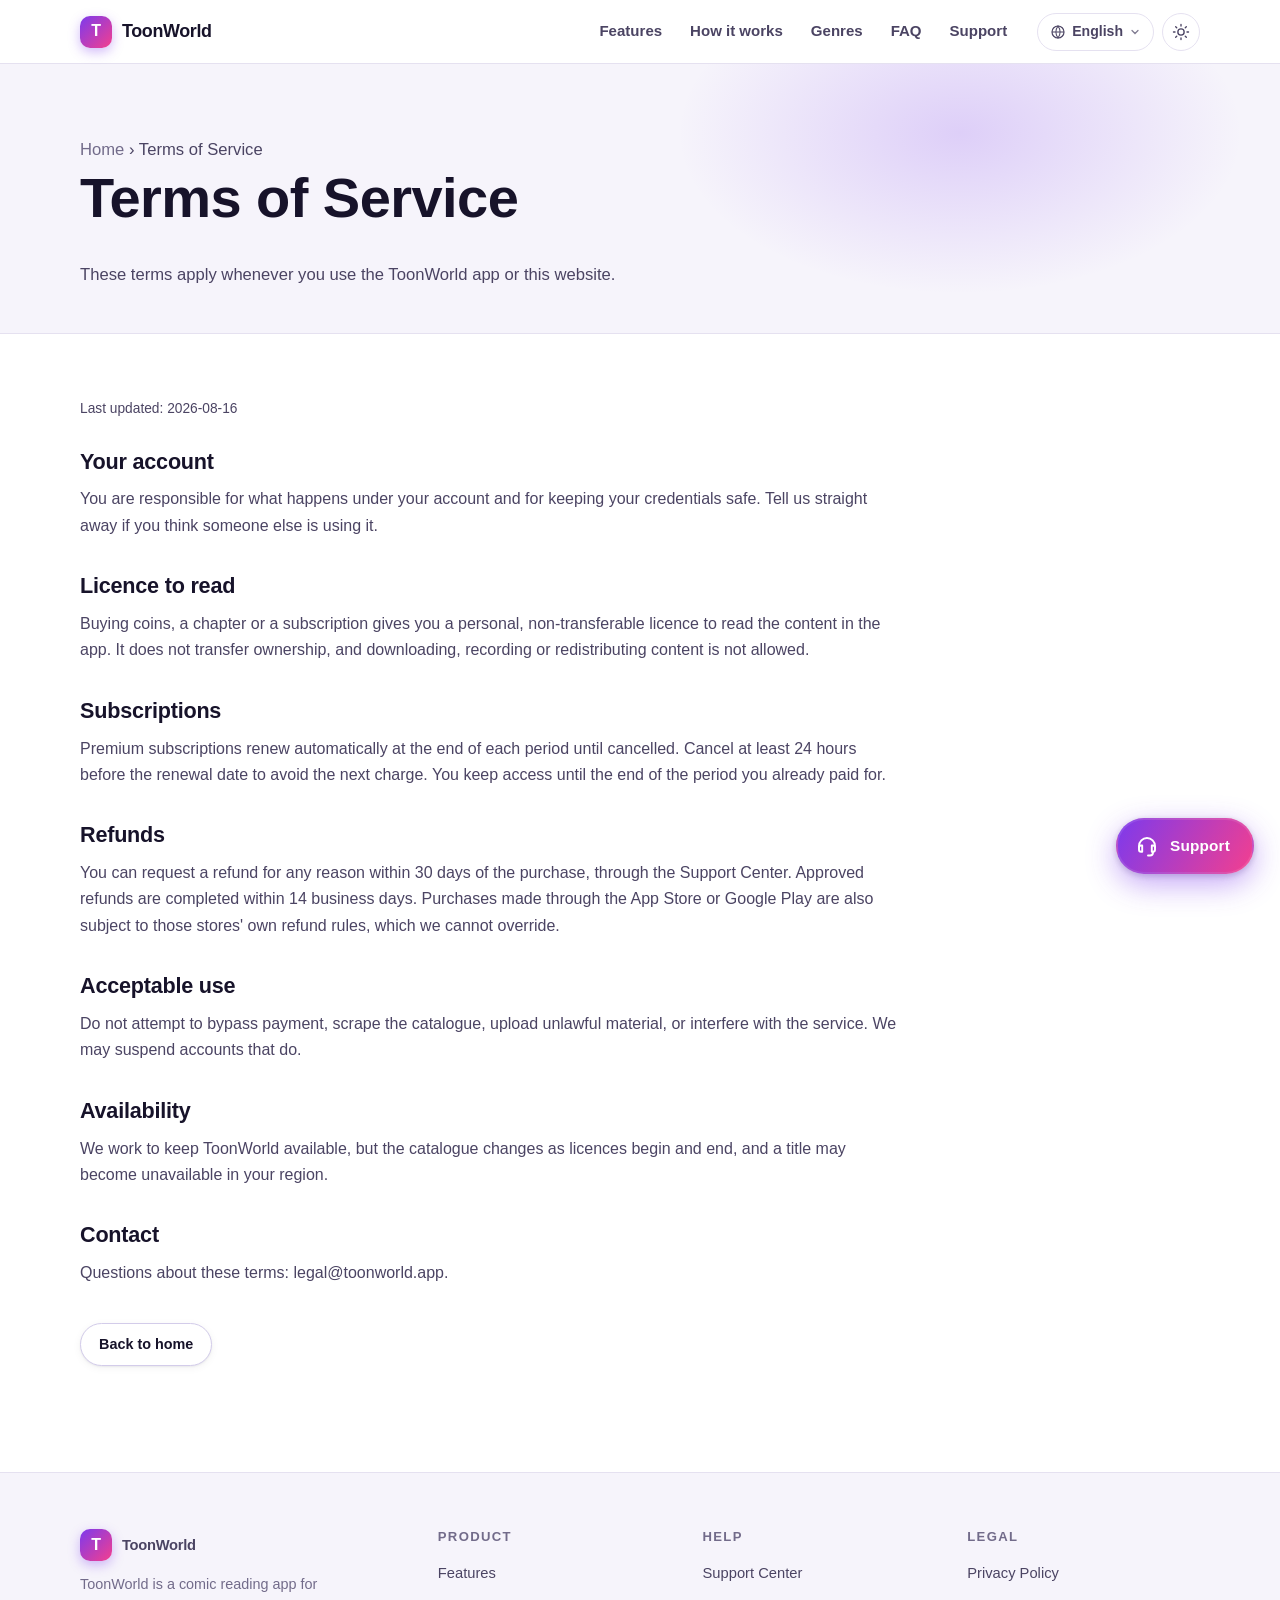
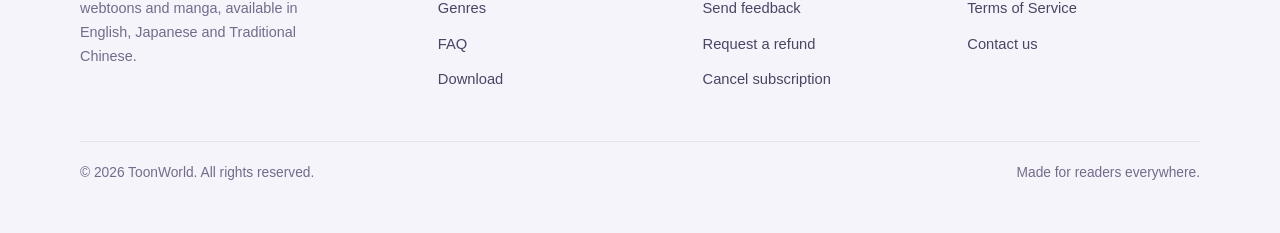
<file: terms.html>
<!DOCTYPE html>
<html lang="en">
<head>
<meta charset="utf-8">
<meta name="viewport" content="width=device-width, initial-scale=1">
<title>Terms of Service — ToonWorld</title>
<meta name="description" content="The terms that apply when you use the ToonWorld app and website.">
<meta name="theme-color" content="#7c3aed">
<meta property="og:type" content="website">
<meta property="og:title" content="Terms of Service — ToonWorld">
<meta property="og:description" content="The terms that apply when you use the ToonWorld app and website.">
<meta property="og:locale" content="en">
<link rel="icon" href="assets/img/favicon.svg" type="image/svg+xml">
<link rel="stylesheet" href="assets/css/style.css">
<script>
  (function () {
    try {
      var saved = localStorage.getItem("toonworld.theme");
      if (saved === "dark" || saved === "light") {
        document.documentElement.setAttribute("data-theme", saved);
      }
    } catch (e) {}
  })();
</script>
<script defer src="assets/js/i18n/en.js"></script>
<script defer src="assets/js/i18n/ja.js"></script>
<script defer src="assets/js/i18n/zh-Hant.js"></script>
<script defer src="assets/js/i18n.js"></script>
<script defer src="assets/js/config.js"></script>
<script defer src="assets/js/main.js"></script>
</head>
<body data-page="terms">

<a class="skip-link" href="#main">Skip to content</a>

<header class="site-header">
  <nav class="nav" aria-label="Main">
    <a class="brand" href="index.html">
      <span class="brand__mark" aria-hidden="true">T</span>
      <span>ToonWorld</span>
    </a>

    <ul class="nav__links" id="nav-links" data-open="false">
      <li><a href="index.html#features" data-i18n="nav.features">Features</a></li>
      <li><a href="index.html#how" data-i18n="nav.how">How it works</a></li>
      <li><a href="index.html#genres" data-i18n="nav.genres">Genres</a></li>
      <li><a href="index.html#faq" data-i18n="nav.faq">FAQ</a></li>
      <li><a href="support.html" data-i18n="nav.support">Support</a></li>
    </ul>

    <div class="nav__tools">
      <div class="lang">
        <button type="button" class="lang__btn" aria-haspopup="true" aria-expanded="false"
                data-i18n-attr="aria-label:nav.language">
          <svg viewBox="0 0 24 24" fill="none" stroke="currentColor" stroke-width="1.8" aria-hidden="true">
            <circle cx="12" cy="12" r="9"/><path d="M3 12h18M12 3a15 15 0 0 1 0 18a15 15 0 0 1 0-18Z"/>
          </svg>
          <span class="lang__label">English</span>
          <svg class="lang__caret" viewBox="0 0 24 24" fill="none" stroke="currentColor" stroke-width="2.5"
               stroke-linecap="round" aria-hidden="true"><path d="m6 9 6 6 6-6"/></svg>
        </button>
        <ul class="lang__menu" role="menu" data-open="false" data-i18n-attr="aria-label:nav.languageMenu"></ul>
      </div>

      <button type="button" class="icon-btn theme-toggle" aria-pressed="false"
              data-i18n-attr="aria-label:nav.theme|title:nav.theme">
        <svg class="icon-sun" viewBox="0 0 24 24" fill="none" stroke="currentColor" stroke-width="1.8"
             stroke-linecap="round" aria-hidden="true">
          <circle cx="12" cy="12" r="4.2"/><path d="M12 2v2m0 16v2M4.9 4.9l1.4 1.4m11.4 11.4 1.4 1.4M2 12h2m16 0h2M4.9 19.1l1.4-1.4M17.7 6.3l1.4-1.4"/>
        </svg>
        <svg class="icon-moon" viewBox="0 0 24 24" fill="none" stroke="currentColor" stroke-width="1.8"
             stroke-linecap="round" stroke-linejoin="round" aria-hidden="true">
          <path d="M20 14.5A8.5 8.5 0 0 1 9.5 4a8.5 8.5 0 1 0 10.5 10.5Z"/>
        </svg>
      </button>

      <button type="button" class="icon-btn nav__burger" aria-expanded="false" aria-controls="nav-links"
              data-i18n-attr="aria-label:nav.menu">
        <svg viewBox="0 0 24 24" fill="none" stroke="currentColor" stroke-width="2" stroke-linecap="round" aria-hidden="true">
          <path d="M4 7h16M4 12h16M4 17h16"/>
        </svg>
      </button>
    </div>
  </nav>
</header>

<main id="main">
<section class="page-head">
  <div class="container">
    <div class="page-head__inner">
      <p class="crumbs">
        <a href="index.html" data-i18n="support.crumbHome">Home</a> ›
        <span data-i18n="legal.terms.title">Terms of Service</span>
      </p>
      <h1 data-i18n="legal.terms.title">Terms of Service</h1>
      <p data-i18n="legal.terms.lead"></p>
    </div>
  </div>
</section>

<section class="legal">
  <div class="container">
    <div class="legal__body">
      <p class="legal__updated" data-i18n="legal.updated">Last updated</p>
      <div id="legal-body" data-legal="terms"></div>
      <p style="margin-top:36px">
        <a class="btn btn--ghost btn--sm" href="index.html" data-i18n="legal.backHome">Back to home</a>
      </p>
    </div>
  </div>
</section>
</main>

<footer class="site-footer footer">
  <div class="container">
    <div class="footer__grid">
      <div class="footer__about">
        <a class="brand" href="index.html">
          <span class="brand__mark" aria-hidden="true">T</span><span>ToonWorld</span>
        </a>
        <p data-i18n="footer.about">ToonWorld is a comic reading app for webtoons and manga.</p>
      </div>
      <div>
        <h4 data-i18n="footer.product">Product</h4>
        <ul>
          <li><a href="index.html#features" data-i18n="footer.links.features">Features</a></li>
          <li><a href="index.html#genres" data-i18n="footer.links.genres">Genres</a></li>
          <li><a href="index.html#faq" data-i18n="footer.links.faq">FAQ</a></li>
          <li><a href="index.html#download" data-i18n="footer.links.download">Download</a></li>
        </ul>
      </div>
      <div>
        <h4 data-i18n="footer.help">Help</h4>
        <ul>
          <li><a href="support.html" data-i18n="footer.links.support">Support Center</a></li>
          <li><a href="support.html#suggestion" data-i18n="footer.links.suggestion">Send feedback</a></li>
          <li><a href="support.html#refund" data-i18n="footer.links.refund">Request a refund</a></li>
          <li><a href="support.html#cancel" data-i18n="footer.links.cancel">Cancel subscription</a></li>
        </ul>
      </div>
      <div>
        <h4 data-i18n="footer.legal">Legal</h4>
        <ul>
          <li><a href="privacy.html" data-i18n="footer.links.privacy">Privacy Policy</a></li>
          <li><a href="terms.html" data-i18n="footer.links.terms">Terms of Service</a></li>
          <li><a href="support.html#contact" data-i18n="footer.links.contact">Contact us</a></li>
        </ul>
      </div>
    </div>
    <div class="footer__bottom">
      <span data-i18n="footer.rights">© 2026 ToonWorld. All rights reserved.</span>
      <span data-i18n="footer.madeWith">Made for readers everywhere.</span>
    </div>
  </div>
</footer>

<!-- Floating Support Center entry, on every page except the Support Center itself. -->
<a class="fab" href="support.html" data-i18n-attr="title:fab.title|aria-label:fab.title">
  <span class="fab__ico" aria-hidden="true">
    <svg viewBox="0 0 24 24" fill="none" stroke="currentColor" stroke-width="1.9"
         stroke-linecap="round" stroke-linejoin="round">
      <path d="M4 13.5v-1.5a8 8 0 0 1 16 0v1.5"/>
      <path d="M4 13.5a2 2 0 0 1 2-2h1.2v6.2H6a2 2 0 0 1-2-2Z"/>
      <path d="M20 13.5a2 2 0 0 0-2-2h-1.2v6.2H18a2 2 0 0 0 2-2Z"/>
      <path d="M18 17.7v.8a3 3 0 0 1-3 3h-2"/>
    </svg>
  </span>
  <span class="fab__label" data-i18n="fab.label">Support</span>
</a>

</body>
</html>
</file>
<file: assets/css/style.css>
/* ==========================================================================
   ToonWorld — official site stylesheet
   Light palette on :root, dark overrides via prefers-color-scheme and
   [data-theme] so the manual toggle wins in both directions.
   ========================================================================== */

:root {
  --brand-500: #7c3aed;
  --brand-400: #9061f9;
  --brand-600: #6423d4;
  --accent-500: #f43f8e;
  --accent-400: #fb6ba8;
  --mint-500: #06b6a4;

  --bg: #ffffff;
  --bg-soft: #f6f4fb;
  --bg-sunk: #efecf7;
  --surface: #ffffff;
  --surface-2: #faf9fd;
  --border: #e5e1f0;
  --border-strong: #d3ccea;

  --text: #17132a;
  --text-soft: #4b4463;
  --text-mute: #726b8a;
  --on-brand: #ffffff;

  --ok-bg: #e8f8f1;
  --ok-fg: #0a7a52;
  --warn-bg: #fdf3e2;
  --warn-fg: #9a6408;
  --err-bg: #fdecef;
  --err-fg: #b4243f;

  --ring: rgba(124, 58, 237, 0.28);
  --shadow-sm: 0 1px 2px rgba(23, 19, 42, 0.06), 0 2px 8px rgba(23, 19, 42, 0.05);
  --shadow-md: 0 8px 28px rgba(23, 19, 42, 0.10);
  --shadow-lg: 0 24px 60px rgba(23, 19, 42, 0.16);

  --radius-sm: 8px;
  --radius: 14px;
  --radius-lg: 22px;
  --radius-pill: 999px;

  --maxw: 1160px;
  --nav-h: 64px;

  --font: "Hiragino Sans", "Noto Sans JP", "Noto Sans TC", "PingFang TC",
    "Microsoft JhengHei", -apple-system, BlinkMacSystemFont, "Segoe UI", Roboto,
    "Helvetica Neue", Arial, sans-serif;
}

@media (prefers-color-scheme: dark) {
  :root:not([data-theme="light"]) {
    --bg: #0d0a17;
    --bg-soft: #131020;
    --bg-sunk: #0a0813;
    --surface: #17132a;
    --surface-2: #1e1935;
    --border: #2c2547;
    --border-strong: #3d3460;

    --text: #f4f1fb;
    --text-soft: #c8c1e0;
    --text-mute: #948cb4;

    --ok-bg: #0e2f24;
    --ok-fg: #4ee0ac;
    --warn-bg: #34260d;
    --warn-fg: #f0c069;
    --err-bg: #3a1420;
    --err-fg: #ff8098;

    --ring: rgba(144, 97, 249, 0.4);
    --shadow-sm: 0 1px 2px rgba(0, 0, 0, 0.5);
    --shadow-md: 0 10px 30px rgba(0, 0, 0, 0.5);
    --shadow-lg: 0 26px 64px rgba(0, 0, 0, 0.6);
  }
}

:root[data-theme="dark"] {
  --bg: #0d0a17;
  --bg-soft: #131020;
  --bg-sunk: #0a0813;
  --surface: #17132a;
  --surface-2: #1e1935;
  --border: #2c2547;
  --border-strong: #3d3460;

  --text: #f4f1fb;
  --text-soft: #c8c1e0;
  --text-mute: #948cb4;

  --ok-bg: #0e2f24;
  --ok-fg: #4ee0ac;
  --warn-bg: #34260d;
  --warn-fg: #f0c069;
  --err-bg: #3a1420;
  --err-fg: #ff8098;

  --ring: rgba(144, 97, 249, 0.4);
  --shadow-sm: 0 1px 2px rgba(0, 0, 0, 0.5);
  --shadow-md: 0 10px 30px rgba(0, 0, 0, 0.5);
  --shadow-lg: 0 26px 64px rgba(0, 0, 0, 0.6);
}

/* --------------------------------------------------------------- base --- */

*,
*::before,
*::after { box-sizing: border-box; }

html {
  scroll-behavior: smooth;
  scroll-padding-top: calc(var(--nav-h) + 16px);
  -webkit-text-size-adjust: 100%;
}

@media (prefers-reduced-motion: reduce) {
  html { scroll-behavior: auto; }
  *, *::before, *::after {
    animation-duration: 0.001ms !important;
    animation-iteration-count: 1 !important;
    transition-duration: 0.001ms !important;
  }
}

body {
  margin: 0;
  background: var(--bg);
  color: var(--text);
  font-family: var(--font);
  font-size: 16px;
  line-height: 1.65;
  -webkit-font-smoothing: antialiased;
  overflow-x: hidden;
}

img, svg { max-width: 100%; display: block; }
a { color: var(--brand-500); text-decoration: none; }
a:hover { text-decoration: underline; }

h1, h2, h3, h4 {
  margin: 0 0 0.5em;
  line-height: 1.25;
  letter-spacing: -0.01em;
  font-weight: 800;
}
h1 { font-size: clamp(2rem, 5.2vw, 3.5rem); }
h2 { font-size: clamp(1.6rem, 3.6vw, 2.4rem); }
h3 { font-size: 1.18rem; }
p { margin: 0 0 1em; }

:focus-visible {
  outline: 3px solid var(--brand-400);
  outline-offset: 2px;
  border-radius: 6px;
}

.container {
  width: 100%;
  max-width: var(--maxw);
  margin-inline: auto;
  padding-inline: 20px;
}

.skip-link {
  position: absolute;
  left: -9999px;
  top: 0;
  z-index: 200;
  background: var(--brand-500);
  color: #fff;
  padding: 10px 16px;
  border-radius: 0 0 var(--radius-sm) 0;
}
.skip-link:focus { left: 0; }

.sr-only {
  position: absolute;
  width: 1px; height: 1px;
  padding: 0; margin: -1px;
  overflow: hidden; clip: rect(0 0 0 0);
  white-space: nowrap; border: 0;
}

/* ---------------------------------------------------------- utilities --- */

.section { padding: clamp(56px, 8vw, 104px) 0; }
.section--soft { background: var(--bg-soft); }

.section-head { max-width: 640px; margin: 0 auto clamp(32px, 5vw, 56px); text-align: center; }
.section-head p { color: var(--text-soft); font-size: 1.05rem; margin: 0; }

.eyebrow {
  display: inline-block;
  font-size: 0.78rem;
  font-weight: 800;
  letter-spacing: 0.14em;
  text-transform: uppercase;
  color: var(--brand-500);
  margin-bottom: 12px;
}

.grad-text {
  background: linear-gradient(100deg, var(--brand-400), var(--accent-500) 70%);
  -webkit-background-clip: text;
  background-clip: text;
  color: transparent;
}

.btn {
  display: inline-flex;
  align-items: center;
  justify-content: center;
  gap: 8px;
  padding: 13px 24px;
  border-radius: var(--radius-pill);
  border: 1px solid transparent;
  font: inherit;
  font-weight: 700;
  font-size: 0.98rem;
  cursor: pointer;
  transition: transform 0.16s ease, box-shadow 0.16s ease, background 0.16s ease,
    border-color 0.16s ease, color 0.16s ease;
  text-decoration: none;
  white-space: nowrap;
}
.btn:hover { text-decoration: none; transform: translateY(-2px); }
.btn:active { transform: translateY(0); }
.btn:disabled { opacity: 0.55; cursor: not-allowed; transform: none; }

.btn--primary {
  background: linear-gradient(120deg, var(--brand-500), var(--accent-500));
  color: #fff;
  box-shadow: 0 8px 22px rgba(124, 58, 237, 0.32);
}
.btn--primary:hover { box-shadow: 0 12px 30px rgba(124, 58, 237, 0.42); }

.btn--ghost {
  background: var(--surface);
  color: var(--text);
  border-color: var(--border-strong);
  box-shadow: var(--shadow-sm);
}
.btn--ghost:hover { border-color: var(--brand-400); color: var(--brand-500); }

.btn--sm { padding: 9px 18px; font-size: 0.9rem; }
.btn--block { width: 100%; }

/* ------------------------------------------------------------- header --- */

.site-header {
  position: sticky;
  top: 0;
  z-index: 100;
  height: var(--nav-h);
  display: flex;
  align-items: center;
  background: color-mix(in srgb, var(--bg) 82%, transparent);
  backdrop-filter: saturate(160%) blur(14px);
  -webkit-backdrop-filter: saturate(160%) blur(14px);
  border-bottom: 1px solid var(--border);
}

.nav {
  display: flex;
  align-items: center;
  gap: 18px;
  width: 100%;
  max-width: var(--maxw);
  margin-inline: auto;
  padding-inline: 20px;
}

.brand {
  display: inline-flex;
  align-items: center;
  gap: 10px;
  font-weight: 900;
  font-size: 1.12rem;
  letter-spacing: -0.02em;
  color: var(--text);
  margin-inline-end: auto;
}
.brand:hover { text-decoration: none; }
.brand__mark {
  width: 32px; height: 32px;
  border-radius: 10px;
  background: linear-gradient(135deg, var(--brand-500), var(--accent-500));
  display: grid; place-items: center;
  color: #fff; font-size: 1rem; font-weight: 900;
  box-shadow: 0 4px 12px rgba(124, 58, 237, 0.35);
  flex: none;
}

.nav__links {
  display: flex;
  align-items: center;
  gap: 4px;
  list-style: none;
  margin: 0;
  padding: 0;
}
.nav__links a {
  display: block;
  padding: 8px 12px;
  border-radius: var(--radius-sm);
  color: var(--text-soft);
  font-size: 0.94rem;
  font-weight: 600;
}
.nav__links a:hover,
.nav__links a[aria-current="page"] {
  color: var(--brand-500);
  background: var(--bg-soft);
  text-decoration: none;
}

.nav__tools { display: flex; align-items: center; gap: 8px; }

.icon-btn {
  width: 38px; height: 38px;
  display: grid; place-items: center;
  border-radius: var(--radius-pill);
  border: 1px solid var(--border);
  background: var(--surface);
  color: var(--text-soft);
  cursor: pointer;
  padding: 0;
  transition: color 0.16s, border-color 0.16s;
}
.icon-btn:hover { color: var(--brand-500); border-color: var(--brand-400); }
.icon-btn svg { width: 18px; height: 18px; }

.theme-toggle .icon-moon { display: none; }
:root[data-theme="dark"] .theme-toggle .icon-moon { display: block; }
:root[data-theme="dark"] .theme-toggle .icon-sun { display: none; }
@media (prefers-color-scheme: dark) {
  :root:not([data-theme="light"]) .theme-toggle .icon-moon { display: block; }
  :root:not([data-theme="light"]) .theme-toggle .icon-sun { display: none; }
}

/* language picker */
.lang { position: relative; }
.lang__btn {
  display: inline-flex;
  align-items: center;
  gap: 6px;
  height: 38px;
  padding: 0 12px;
  border-radius: var(--radius-pill);
  border: 1px solid var(--border);
  background: var(--surface);
  color: var(--text-soft);
  font: inherit;
  font-size: 0.88rem;
  font-weight: 700;
  cursor: pointer;
}
.lang__btn:hover { color: var(--brand-500); border-color: var(--brand-400); }
.lang__btn svg { width: 16px; height: 16px; flex: none; }
.lang__caret { width: 12px !important; height: 12px !important; opacity: 0.7; }

.lang__menu {
  position: absolute;
  inset-inline-end: 0;
  top: calc(100% + 8px);
  min-width: 190px;
  padding: 6px;
  margin: 0;
  list-style: none;
  background: var(--surface);
  border: 1px solid var(--border);
  border-radius: var(--radius);
  box-shadow: var(--shadow-lg);
  display: none;
  z-index: 120;
}
.lang__menu[data-open="true"] { display: block; }
.lang__menu button {
  display: flex;
  align-items: center;
  justify-content: space-between;
  gap: 10px;
  width: 100%;
  padding: 9px 12px;
  border: 0;
  border-radius: var(--radius-sm);
  background: none;
  color: var(--text);
  font: inherit;
  font-size: 0.92rem;
  text-align: start;
  cursor: pointer;
}
.lang__menu button:hover { background: var(--bg-soft); }
.lang__menu button[aria-checked="true"] { color: var(--brand-500); font-weight: 700; }
.lang__menu button[aria-checked="true"]::after { content: "✓"; }
.lang__native { color: var(--text-mute); font-size: 0.82rem; }
.lang__menu button[aria-checked="true"] .lang__native { color: inherit; }

.nav__burger { display: none; }

@media (max-width: 900px) {
  .nav__burger { display: grid; }
  .nav__links {
    position: absolute;
    top: var(--nav-h);
    inset-inline: 0;
    flex-direction: column;
    align-items: stretch;
    gap: 2px;
    padding: 10px 14px 18px;
    background: var(--bg);
    border-bottom: 1px solid var(--border);
    box-shadow: var(--shadow-md);
    max-height: 0;
    overflow: hidden;
    visibility: hidden;
    transition: max-height 0.24s ease;
  }
  .nav__links[data-open="true"] {
    max-height: 70vh;
    overflow-y: auto;
    visibility: visible;
  }
  .nav__links a { padding: 12px 10px; font-size: 1rem; }
  .lang__btn .lang__label { display: none; }
}

/* --------------------------------------------------------------- hero --- */

.hero {
  position: relative;
  padding: clamp(48px, 7vw, 92px) 0 clamp(56px, 8vw, 104px);
  overflow: hidden;
}
.hero::before {
  content: "";
  position: absolute;
  inset: -30% -20% auto -20%;
  height: 720px;
  background:
    radial-gradient(46% 52% at 22% 28%, rgba(124, 58, 237, 0.30), transparent 70%),
    radial-gradient(40% 46% at 80% 18%, rgba(244, 63, 142, 0.24), transparent 70%),
    radial-gradient(36% 40% at 58% 72%, rgba(6, 182, 164, 0.16), transparent 70%);
  filter: blur(6px);
  pointer-events: none;
  z-index: -1;
}

.hero__grid {
  display: grid;
  grid-template-columns: 1.06fr 0.94fr;
  gap: clamp(28px, 5vw, 60px);
  align-items: center;
}
@media (max-width: 900px) {
  .hero__grid { grid-template-columns: 1fr; text-align: center; }
  .hero__actions, .hero__stats, .hero__badge { justify-content: center; }
  .hero__copy { margin-inline: auto; }
}

.hero__badge {
  display: inline-flex;
  align-items: center;
  gap: 8px;
  padding: 6px 14px 6px 8px;
  border-radius: var(--radius-pill);
  background: var(--surface);
  border: 1px solid var(--border-strong);
  box-shadow: var(--shadow-sm);
  font-size: 0.85rem;
  font-weight: 600;
  color: var(--text-soft);
  margin-bottom: 20px;
}
.hero__badge b {
  background: linear-gradient(120deg, var(--brand-500), var(--accent-500));
  color: #fff;
  padding: 2px 10px;
  border-radius: var(--radius-pill);
  font-size: 0.76rem;
  letter-spacing: 0.04em;
}

.hero__lead {
  font-size: clamp(1.02rem, 1.7vw, 1.18rem);
  color: var(--text-soft);
  max-width: 30em;
  margin-bottom: 28px;
}
.hero__copy { max-width: 620px; }

.hero__actions { display: flex; flex-wrap: wrap; gap: 12px; margin-bottom: 14px; }
.hero__note { font-size: 0.85rem; color: var(--text-mute); margin: 0 0 26px; }

.hero__stats {
  display: flex;
  flex-wrap: wrap;
  gap: clamp(18px, 4vw, 40px);
  padding-top: 22px;
  border-top: 1px solid var(--border);
}
.hero__stats div strong {
  display: block;
  font-size: clamp(1.4rem, 2.6vw, 1.85rem);
  font-weight: 900;
  letter-spacing: -0.02em;
}
.hero__stats div span { font-size: 0.85rem; color: var(--text-mute); }

/* phone mockup */
.showcase {
  position: relative;
  display: grid;
  place-items: center;
  min-height: 460px;
}
.phone {
  position: relative;
  width: min(280px, 74vw);
  aspect-ratio: 9 / 18.6;
  background: var(--surface);
  border: 10px solid #16121f;
  border-radius: 42px;
  box-shadow: var(--shadow-lg);
  overflow: hidden;
  z-index: 2;
}
:root[data-theme="dark"] .phone { border-color: #2c2547; }
.phone::before {
  content: "";
  position: absolute;
  top: 8px; left: 50%;
  transform: translateX(-50%);
  width: 84px; height: 20px;
  background: #16121f;
  border-radius: var(--radius-pill);
  z-index: 4;
}
:root[data-theme="dark"] .phone::before { background: #2c2547; }

.phone__screen {
  position: absolute;
  inset: 0;
  background: var(--bg);
  padding: 40px 14px 14px;
  display: flex;
  flex-direction: column;
  gap: 12px;
  overflow: hidden;
}
.phone__bar {
  display: flex; align-items: center; justify-content: space-between;
  font-size: 0.72rem; font-weight: 800; color: var(--text);
}
.phone__bar span:last-child { color: var(--brand-500); }
.phone__hero {
  height: 122px;
  border-radius: var(--radius);
  background: linear-gradient(135deg, #7c3aed, #f43f8e 60%, #ff8f5c);
  position: relative;
  overflow: hidden;
  flex: none;
  display: flex;
  align-items: flex-end;
  padding: 10px;
}
.phone__hero::after {
  content: "";
  position: absolute;
  inset: 0;
  background:
    radial-gradient(60% 60% at 78% 22%, rgba(255, 255, 255, 0.4), transparent 60%),
    repeating-linear-gradient(-45deg, rgba(255,255,255,.10) 0 8px, transparent 8px 16px);
}
.phone__hero b {
  position: relative;
  z-index: 1;
  color: #fff;
  font-size: 0.82rem;
  line-height: 1.3;
  text-shadow: 0 1px 6px rgba(0, 0, 0, 0.35);
}
.phone__row { display: flex; gap: 8px; flex: none; }
.phone__tile {
  flex: 1;
  aspect-ratio: 3 / 4;
  border-radius: 10px;
  position: relative;
  overflow: hidden;
}
.phone__tile::after {
  content: "";
  position: absolute; inset: 0;
  background: repeating-linear-gradient(120deg, rgba(255,255,255,.14) 0 6px, transparent 6px 14px);
}
.t1 { background: linear-gradient(150deg, #6366f1, #06b6a4); }
.t2 { background: linear-gradient(150deg, #f43f8e, #fb923c); }
.t3 { background: linear-gradient(150deg, #0ea5e9, #7c3aed); }
.t4 { background: linear-gradient(150deg, #22c55e, #0ea5e9); }
.t5 { background: linear-gradient(150deg, #eab308, #f43f8e); }
.t6 { background: linear-gradient(150deg, #8b5cf6, #ec4899); }
.phone__line {
  height: 9px;
  border-radius: var(--radius-pill);
  background: var(--bg-sunk);
  flex: none;
}
.phone__line.w70 { width: 70%; }
.phone__line.w45 { width: 45%; }
.phone__tabs {
  margin-top: auto;
  display: flex;
  justify-content: space-around;
  padding-top: 10px;
  border-top: 1px solid var(--border);
  flex: none;
}
.phone__tabs i {
  width: 20px; height: 20px;
  border-radius: 6px;
  background: var(--bg-sunk);
  display: block;
}
.phone__tabs i:first-child { background: linear-gradient(135deg, var(--brand-500), var(--accent-500)); }

.float-card {
  position: absolute;
  z-index: 3;
  display: flex;
  align-items: center;
  gap: 10px;
  padding: 10px 14px;
  background: var(--surface);
  border: 1px solid var(--border);
  border-radius: var(--radius);
  box-shadow: var(--shadow-md);
  font-size: 0.82rem;
  font-weight: 700;
  animation: bob 5s ease-in-out infinite;
}
.float-card small { display: block; font-weight: 500; color: var(--text-mute); font-size: 0.74rem; }
.float-card__ico {
  width: 32px; height: 32px;
  border-radius: 9px;
  display: grid; place-items: center;
  background: var(--bg-soft);
  font-size: 1.05rem;
  line-height: 1;
  flex: none;
}
.float-card--a { top: 8%; inset-inline-start: 0; }
.float-card--b { bottom: 12%; inset-inline-end: 0; animation-delay: -2.5s; }
@media (max-width: 480px) {
  .float-card--a { inset-inline-start: -4px; }
  .float-card--b { inset-inline-end: -4px; }
}

@keyframes bob {
  0%, 100% { transform: translateY(0); }
  50% { transform: translateY(-10px); }
}

/* ------------------------------------------------------------ marquee --- */

.strip {
  border-block: 1px solid var(--border);
  background: var(--bg-soft);
  padding: 14px 0;
  overflow: hidden;
}
.strip__track {
  display: flex;
  gap: 40px;
  width: max-content;
  animation: slide 32s linear infinite;
}
.strip:hover .strip__track { animation-play-state: paused; }
.strip__track span {
  font-size: 0.92rem;
  font-weight: 700;
  color: var(--text-mute);
  white-space: nowrap;
  display: inline-flex;
  align-items: center;
  gap: 40px;
}
.strip__track span::after { content: "◆"; color: var(--brand-400); font-size: 0.6rem; }
@keyframes slide {
  from { transform: translateX(0); }
  to { transform: translateX(-50%); }
}

/* ------------------------------------------------------------- cards --- */

.grid { display: grid; gap: 20px; }
.grid--3 { grid-template-columns: repeat(auto-fit, minmax(280px, 1fr)); }
.grid--2 { grid-template-columns: repeat(auto-fit, minmax(320px, 1fr)); }

.card {
  background: var(--surface);
  border: 1px solid var(--border);
  border-radius: var(--radius-lg);
  padding: 26px;
  box-shadow: var(--shadow-sm);
  transition: transform 0.18s ease, box-shadow 0.18s ease, border-color 0.18s ease;
}
.card:hover {
  transform: translateY(-4px);
  box-shadow: var(--shadow-md);
  border-color: var(--border-strong);
}
.card h3 { margin-bottom: 8px; }
.card p { color: var(--text-soft); margin: 0; font-size: 0.95rem; }

.card__ico {
  width: 46px; height: 46px;
  border-radius: 14px;
  display: grid; place-items: center;
  background: linear-gradient(135deg, rgba(124, 58, 237, 0.16), rgba(244, 63, 142, 0.16));
  color: var(--brand-500);
  margin-bottom: 16px;
}
.card__ico svg { width: 22px; height: 22px; }

.genres { display: flex; flex-wrap: wrap; gap: 12px; justify-content: center; }
.genre {
  padding: 10px 20px;
  border-radius: var(--radius-pill);
  background: var(--surface);
  border: 1px solid var(--border);
  font-weight: 700;
  font-size: 0.94rem;
  box-shadow: var(--shadow-sm);
  transition: transform 0.16s, color 0.16s, border-color 0.16s;
}
.genre:hover { transform: translateY(-3px); color: var(--brand-500); border-color: var(--brand-400); }

/* steps */
.steps { counter-reset: step; }
.step { position: relative; padding-inline-start: 62px; margin-bottom: 30px; }
.step:last-child { margin-bottom: 0; }
.step::before {
  counter-increment: step;
  content: counter(step);
  position: absolute;
  inset-inline-start: 0;
  top: 0;
  width: 42px; height: 42px;
  display: grid; place-items: center;
  border-radius: 50%;
  background: linear-gradient(135deg, var(--brand-500), var(--accent-500));
  color: #fff;
  font-weight: 900;
  box-shadow: 0 6px 16px rgba(124, 58, 237, 0.3);
}
.step h3 { margin-bottom: 4px; }
.step p { color: var(--text-soft); margin: 0; font-size: 0.95rem; }

/* faq */
.faq { max-width: 780px; margin-inline: auto; }
.faq details {
  border: 1px solid var(--border);
  border-radius: var(--radius);
  background: var(--surface);
  margin-bottom: 12px;
  overflow: hidden;
}
.faq details[open] { border-color: var(--brand-400); box-shadow: var(--shadow-sm); }
.faq summary {
  cursor: pointer;
  padding: 17px 52px 17px 20px;
  font-weight: 700;
  list-style: none;
  position: relative;
}
.faq summary::-webkit-details-marker { display: none; }
.faq summary::after {
  content: "";
  position: absolute;
  inset-inline-end: 20px;
  top: 50%;
  width: 10px; height: 10px;
  border-right: 2px solid var(--text-mute);
  border-bottom: 2px solid var(--text-mute);
  transform: translateY(-70%) rotate(45deg);
  transition: transform 0.2s;
}
.faq details[open] summary::after { transform: translateY(-30%) rotate(-135deg); }
.faq .faq__body {
  padding: 0 20px 18px;
  color: var(--text-soft);
  font-size: 0.95rem;
}

/* cta band */
.cta {
  background: linear-gradient(120deg, var(--brand-600), var(--brand-500) 40%, var(--accent-500));
  color: #fff;
  border-radius: var(--radius-lg);
  padding: clamp(34px, 5vw, 60px);
  text-align: center;
  position: relative;
  overflow: hidden;
}
.cta::after {
  content: "";
  position: absolute;
  inset: 0;
  background: repeating-linear-gradient(-45deg, rgba(255,255,255,.06) 0 14px, transparent 14px 28px);
  pointer-events: none;
}
.cta h2, .cta p { position: relative; z-index: 1; color: #fff; }
.cta p { opacity: 0.92; max-width: 46em; margin-inline: auto; }
.cta .btn { position: relative; z-index: 1; }
.cta .btn--primary { background: #fff; color: var(--brand-600); box-shadow: 0 10px 26px rgba(0,0,0,.2); }
.cta .btn--ghost { background: rgba(255,255,255,.12); color: #fff; border-color: rgba(255,255,255,.5); }
.cta .btn--ghost:hover { background: rgba(255,255,255,.2); color: #fff; }
.cta__actions { display: flex; flex-wrap: wrap; gap: 12px; justify-content: center; margin-top: 22px; }

/* ------------------------------------------------------------- footer --- */

.site-footer {
  background: var(--bg-soft);
  border-top: 1px solid var(--border);
  padding: 56px 0 28px;
  margin-top: 0;
}
.footer__grid {
  display: grid;
  grid-template-columns: 1.4fr repeat(3, 1fr);
  gap: 32px;
}
@media (max-width: 820px) {
  .footer__grid { grid-template-columns: 1fr 1fr; }
}
@media (max-width: 480px) {
  .footer__grid { grid-template-columns: 1fr; }
}
.footer__about p { color: var(--text-mute); font-size: 0.9rem; max-width: 34ch; margin-top: 12px; }
.footer h4 {
  font-size: 0.82rem;
  letter-spacing: 0.1em;
  text-transform: uppercase;
  color: var(--text-mute);
  margin-bottom: 14px;
}
.footer ul { list-style: none; margin: 0; padding: 0; }
.footer li { margin-bottom: 9px; }
.footer a { color: var(--text-soft); font-size: 0.92rem; }
.footer a:hover { color: var(--brand-500); }
.footer__bottom {
  margin-top: 40px;
  padding-top: 20px;
  border-top: 1px solid var(--border);
  display: flex;
  flex-wrap: wrap;
  gap: 12px;
  justify-content: space-between;
  align-items: center;
  color: var(--text-mute);
  font-size: 0.86rem;
}

/* ======================================================== support page === */

.page-head {
  padding: clamp(40px, 6vw, 72px) 0 clamp(28px, 4vw, 44px);
  background: var(--bg-soft);
  border-bottom: 1px solid var(--border);
  position: relative;
  overflow: hidden;
}
.page-head::before {
  content: "";
  position: absolute;
  inset: -60% -10% auto 40%;
  height: 460px;
  background: radial-gradient(45% 50% at 50% 50%, rgba(124, 58, 237, 0.20), transparent 70%);
  pointer-events: none;
}
.page-head__inner { position: relative; max-width: 720px; }
.page-head p { color: var(--text-soft); margin: 0; font-size: 1.04rem; }

.crumbs { font-size: 0.85rem; color: var(--text-mute); margin-bottom: 12px; }
.crumbs a { color: var(--text-mute); }
.crumbs a:hover { color: var(--brand-500); }

.support-layout {
  display: grid;
  grid-template-columns: 260px 1fr;
  gap: clamp(20px, 3vw, 40px);
  align-items: start;
  padding: clamp(32px, 5vw, 56px) 0 clamp(56px, 8vw, 96px);
}
@media (max-width: 880px) {
  .support-layout { grid-template-columns: 1fr; }
}

.tabs {
  display: flex;
  flex-direction: column;
  gap: 8px;
  position: sticky;
  top: calc(var(--nav-h) + 20px);
}
@media (max-width: 880px) {
  .tabs {
    position: static;
    flex-direction: row;
    overflow-x: auto;
    padding-bottom: 6px;
    scrollbar-width: thin;
  }
}
.tab {
  display: flex;
  align-items: center;
  gap: 12px;
  padding: 13px 16px;
  border-radius: var(--radius);
  border: 1px solid var(--border);
  background: var(--surface);
  color: var(--text-soft);
  font: inherit;
  font-size: 0.94rem;
  font-weight: 700;
  text-align: start;
  cursor: pointer;
  transition: all 0.16s ease;
  white-space: nowrap;
  flex: none;
}
.tab:hover { border-color: var(--brand-400); color: var(--brand-500); }
.tab[aria-selected="true"] {
  background: linear-gradient(120deg, var(--brand-500), var(--accent-500));
  border-color: transparent;
  color: #fff;
  box-shadow: 0 8px 20px rgba(124, 58, 237, 0.3);
}
.tab svg { width: 19px; height: 19px; flex: none; }

.panel {
  background: var(--surface);
  border: 1px solid var(--border);
  border-radius: var(--radius-lg);
  padding: clamp(22px, 3.4vw, 36px);
  box-shadow: var(--shadow-sm);
}
.panel[hidden] { display: none; }
.panel__head { margin-bottom: 24px; }
.panel__head h2 { font-size: 1.5rem; margin-bottom: 6px; }
.panel__head p { color: var(--text-soft); margin: 0; font-size: 0.95rem; }

.notice {
  display: flex;
  gap: 12px;
  padding: 14px 16px;
  border-radius: var(--radius);
  font-size: 0.9rem;
  line-height: 1.6;
  margin-bottom: 22px;
  border: 1px solid transparent;
}
.notice svg { width: 18px; height: 18px; flex: none; margin-top: 3px; }
.notice--info { background: var(--bg-soft); color: var(--text-soft); border-color: var(--border); }
.notice--warn { background: var(--warn-bg); color: var(--warn-fg); border-color: color-mix(in srgb, var(--warn-fg) 26%, transparent); }
.notice--ok { background: var(--ok-bg); color: var(--ok-fg); border-color: color-mix(in srgb, var(--ok-fg) 26%, transparent); }
.notice ul { margin: 6px 0 0; padding-inline-start: 18px; }
.notice li { margin-bottom: 3px; }

/* -------------------------------------------------------------- forms --- */

.form-grid {
  display: grid;
  grid-template-columns: repeat(2, minmax(0, 1fr));
  gap: 18px;
}
@media (max-width: 620px) {
  .form-grid { grid-template-columns: 1fr; }
}
.field--full { grid-column: 1 / -1; }

.field { display: flex; flex-direction: column; gap: 7px; }
.field > label {
  font-size: 0.89rem;
  font-weight: 700;
  color: var(--text);
}
.field .req { color: var(--accent-500); margin-inline-start: 2px; }
.field .hint { font-size: 0.8rem; color: var(--text-mute); font-weight: 400; }

.input, .select, .textarea {
  width: 100%;
  padding: 11px 14px;
  border-radius: var(--radius-sm);
  border: 1px solid var(--border-strong);
  background: var(--surface-2);
  color: var(--text);
  font: inherit;
  font-size: 0.95rem;
  transition: border-color 0.16s, box-shadow 0.16s;
}
.textarea { min-height: 130px; resize: vertical; line-height: 1.6; }
.select {
  appearance: none;
  background-image: url("data:image/svg+xml,%3Csvg xmlns='http://www.w3.org/2000/svg' viewBox='0 0 24 24' fill='none' stroke='%23726b8a' stroke-width='2.5' stroke-linecap='round'%3E%3Cpath d='M6 9l6 6 6-6'/%3E%3C/svg%3E");
  background-repeat: no-repeat;
  background-position: right 12px center;
  background-size: 16px;
  padding-inline-end: 38px;
}
:root[data-theme="dark"] .select,
html[data-theme="dark"] .select { background-color: var(--surface-2); }

.input:focus, .select:focus, .textarea:focus {
  outline: none;
  border-color: var(--brand-400);
  box-shadow: 0 0 0 4px var(--ring);
}
.input[aria-invalid="true"], .select[aria-invalid="true"], .textarea[aria-invalid="true"] {
  border-color: var(--err-fg);
  box-shadow: 0 0 0 4px color-mix(in srgb, var(--err-fg) 18%, transparent);
}
.input::placeholder, .textarea::placeholder { color: var(--text-mute); opacity: 0.75; }

.error-msg {
  font-size: 0.82rem;
  color: var(--err-fg);
  font-weight: 600;
  display: none;
}
.error-msg[data-show="true"] { display: block; }

.counter { font-size: 0.78rem; color: var(--text-mute); text-align: end; }

.checkline {
  display: flex;
  align-items: flex-start;
  gap: 10px;
  font-size: 0.88rem;
  color: var(--text-soft);
  line-height: 1.55;
}
.checkline input { margin-top: 3px; width: 17px; height: 17px; accent-color: var(--brand-500); flex: none; }

.radios { display: flex; flex-wrap: wrap; gap: 10px; }
.radio {
  display: inline-flex;
  align-items: center;
  gap: 8px;
  padding: 9px 15px;
  border: 1px solid var(--border-strong);
  border-radius: var(--radius-pill);
  background: var(--surface-2);
  font-size: 0.9rem;
  font-weight: 600;
  cursor: pointer;
  transition: all 0.16s;
}
.radio input { accent-color: var(--brand-500); }
.radio:has(input:checked) {
  border-color: var(--brand-500);
  color: var(--brand-500);
  background: color-mix(in srgb, var(--brand-500) 10%, var(--surface));
}

/* dropzone */
.dropzone {
  border: 2px dashed var(--border-strong);
  border-radius: var(--radius);
  background: var(--surface-2);
  padding: 26px 18px;
  text-align: center;
  cursor: pointer;
  transition: border-color 0.16s, background 0.16s;
}
.dropzone:hover, .dropzone[data-drag="true"] {
  border-color: var(--brand-400);
  background: color-mix(in srgb, var(--brand-500) 7%, var(--surface));
}
.dropzone[aria-invalid="true"] { border-color: var(--err-fg); }
.dropzone svg { width: 30px; height: 30px; color: var(--brand-500); margin: 0 auto 10px; }
.dropzone__title { font-weight: 700; font-size: 0.94rem; margin-bottom: 4px; }
.dropzone__hint { font-size: 0.82rem; color: var(--text-mute); }
.dropzone input[type="file"] { display: none; }

.thumbs {
  display: grid;
  grid-template-columns: repeat(auto-fill, minmax(110px, 1fr));
  gap: 12px;
  margin-top: 14px;
}
.thumbs:empty { display: none; }
.thumb {
  position: relative;
  border: 1px solid var(--border);
  border-radius: var(--radius-sm);
  overflow: hidden;
  background: var(--bg-sunk);
  aspect-ratio: 3 / 4;
}
.thumb img { width: 100%; height: 100%; object-fit: cover; }
.thumb__meta {
  position: absolute;
  inset-inline: 0;
  bottom: 0;
  padding: 5px 7px;
  background: linear-gradient(transparent, rgba(0, 0, 0, 0.78));
  color: #fff;
  font-size: 0.68rem;
  line-height: 1.3;
  word-break: break-all;
}
.thumb__del {
  position: absolute;
  top: 5px; inset-inline-end: 5px;
  width: 24px; height: 24px;
  border-radius: 50%;
  border: 0;
  background: rgba(0, 0, 0, 0.65);
  color: #fff;
  cursor: pointer;
  display: grid;
  place-items: center;
  font-size: 14px;
  line-height: 1;
  padding: 0;
}
.thumb__del:hover { background: var(--err-fg); }

.form-actions {
  display: flex;
  flex-wrap: wrap;
  align-items: center;
  gap: 12px;
  margin-top: 26px;
  padding-top: 22px;
  border-top: 1px solid var(--border);
}
.form-status { font-size: 0.88rem; color: var(--text-mute); }

/* success screen */
.result { text-align: center; padding: 18px 0 6px; }
.result__ico {
  width: 66px; height: 66px;
  margin: 0 auto 18px;
  border-radius: 50%;
  display: grid; place-items: center;
  background: var(--ok-bg);
  color: var(--ok-fg);
}
.result__ico svg { width: 32px; height: 32px; }
.result h3 { font-size: 1.35rem; }
.result > p { color: var(--text-soft); max-width: 46em; margin-inline: auto; }
.result .notice { text-align: start; max-width: 640px; margin-inline: auto; }
.ticket {
  display: inline-flex;
  align-items: center;
  gap: 10px;
  margin: 6px 0 18px;
  padding: 10px 16px;
  border-radius: var(--radius-pill);
  background: var(--bg-soft);
  border: 1px dashed var(--border-strong);
  font-family: ui-monospace, SFMono-Regular, Menlo, Consolas, monospace;
  font-weight: 700;
  letter-spacing: 0.06em;
}
.result__actions { display: flex; flex-wrap: wrap; gap: 10px; justify-content: center; margin-top: 8px; }

.summary {
  text-align: start;
  margin-top: 24px;
  border: 1px solid var(--border);
  border-radius: var(--radius);
  overflow: hidden;
}
.summary__row {
  display: grid;
  grid-template-columns: 190px 1fr;
  gap: 12px;
  padding: 11px 16px;
  font-size: 0.9rem;
  border-bottom: 1px solid var(--border);
}
.summary__row:last-child { border-bottom: 0; }
.summary__row:nth-child(odd) { background: var(--surface-2); }
.summary__row dt { color: var(--text-mute); font-weight: 600; margin: 0; }
.summary__row dd { margin: 0; word-break: break-word; white-space: pre-wrap; }
@media (max-width: 560px) {
  .summary__row { grid-template-columns: 1fr; gap: 2px; }
}

/* contact cards */
.contact-grid {
  display: grid;
  grid-template-columns: repeat(auto-fit, minmax(230px, 1fr));
  gap: 16px;
  margin-top: 22px;
}
.contact {
  padding: 20px;
  border: 1px solid var(--border);
  border-radius: var(--radius);
  background: var(--surface-2);
}
.contact h3 { font-size: 1rem; margin-bottom: 4px; }
.contact p { font-size: 0.88rem; color: var(--text-soft); margin: 0 0 8px; }
.contact a { font-size: 0.9rem; font-weight: 700; word-break: break-all; }

/* legal pages */
.legal { padding: clamp(36px, 5vw, 64px) 0 clamp(56px, 8vw, 90px); }
.legal__body { max-width: 820px; }
.legal__body h2 { font-size: 1.35rem; margin-top: 34px; }
.legal__body h2:first-child { margin-top: 0; }
.legal__body p, .legal__body li { color: var(--text-soft); }
.legal__body ul { padding-inline-start: 20px; }
.legal__body li { margin-bottom: 7px; }
.legal__updated { font-size: 0.86rem; color: var(--text-mute); margin-bottom: 28px; }

/* ------------------------------------------------ floating support cta --- */

.fab {
  position: fixed;
  inset-inline-end: clamp(14px, 3vw, 26px);
  bottom: clamp(14px, 3vw, 26px);
  z-index: 90;
  display: inline-flex;
  align-items: center;
  gap: 10px;
  padding: 13px 22px 13px 16px;
  border-radius: var(--radius-pill);
  background: linear-gradient(120deg, var(--brand-500), var(--accent-500));
  color: #fff;
  font-weight: 800;
  font-size: 0.96rem;
  letter-spacing: 0.01em;
  box-shadow: 0 10px 30px rgba(124, 58, 237, 0.45), 0 2px 6px rgba(23, 19, 42, 0.2);
  border: 2px solid rgba(255, 255, 255, 0.22);
  transition: transform 0.18s ease, box-shadow 0.18s ease;
}
.fab:hover {
  text-decoration: none;
  color: #fff;
  transform: translateY(-3px) scale(1.02);
  box-shadow: 0 16px 40px rgba(124, 58, 237, 0.55), 0 2px 6px rgba(23, 19, 42, 0.24);
}
.fab:active { transform: translateY(-1px) scale(1); }

.fab__ico {
  width: 26px; height: 26px;
  display: grid; place-items: center;
  flex: none;
}
.fab__ico svg { width: 24px; height: 24px; }

/* Attention ring — sits behind the pill and keeps pulsing. */
.fab::before {
  content: "";
  position: absolute;
  inset: -2px;
  border-radius: inherit;
  background: inherit;
  opacity: 0.55;
  z-index: -1;
  animation: fab-pulse 2.6s ease-out infinite;
}

@keyframes fab-pulse {
  0% { transform: scale(1); opacity: 0.5; }
  70% { transform: scale(1.28); opacity: 0; }
  100% { transform: scale(1.28); opacity: 0; }
}

@media (prefers-reduced-motion: reduce) {
  .fab::before { animation: none; opacity: 0; }
}

@media (max-width: 480px) {
  .fab { padding: 12px 18px 12px 14px; font-size: 0.9rem; }
  .fab__ico { width: 22px; height: 22px; }
  .fab__ico svg { width: 21px; height: 21px; }
}

/* Keep the floating button clear of the last line of the footer. */
body:has(.fab) .footer__bottom { padding-bottom: 46px; }
@media (min-width: 700px) {
  body:has(.fab) .footer__bottom { padding-bottom: 20px; }
}

/* reveal on scroll */
.reveal {
  opacity: 0;
  transform: translateY(22px);
  transition: opacity 0.6s ease, transform 0.6s ease;
}
.reveal.is-in { opacity: 1; transform: none; }
@media (prefers-reduced-motion: reduce) {
  .reveal { opacity: 1; transform: none; }
}

/* keep pre-i18n flash down */
[data-i18n]:empty::before { content: "\00a0"; }
</file>
